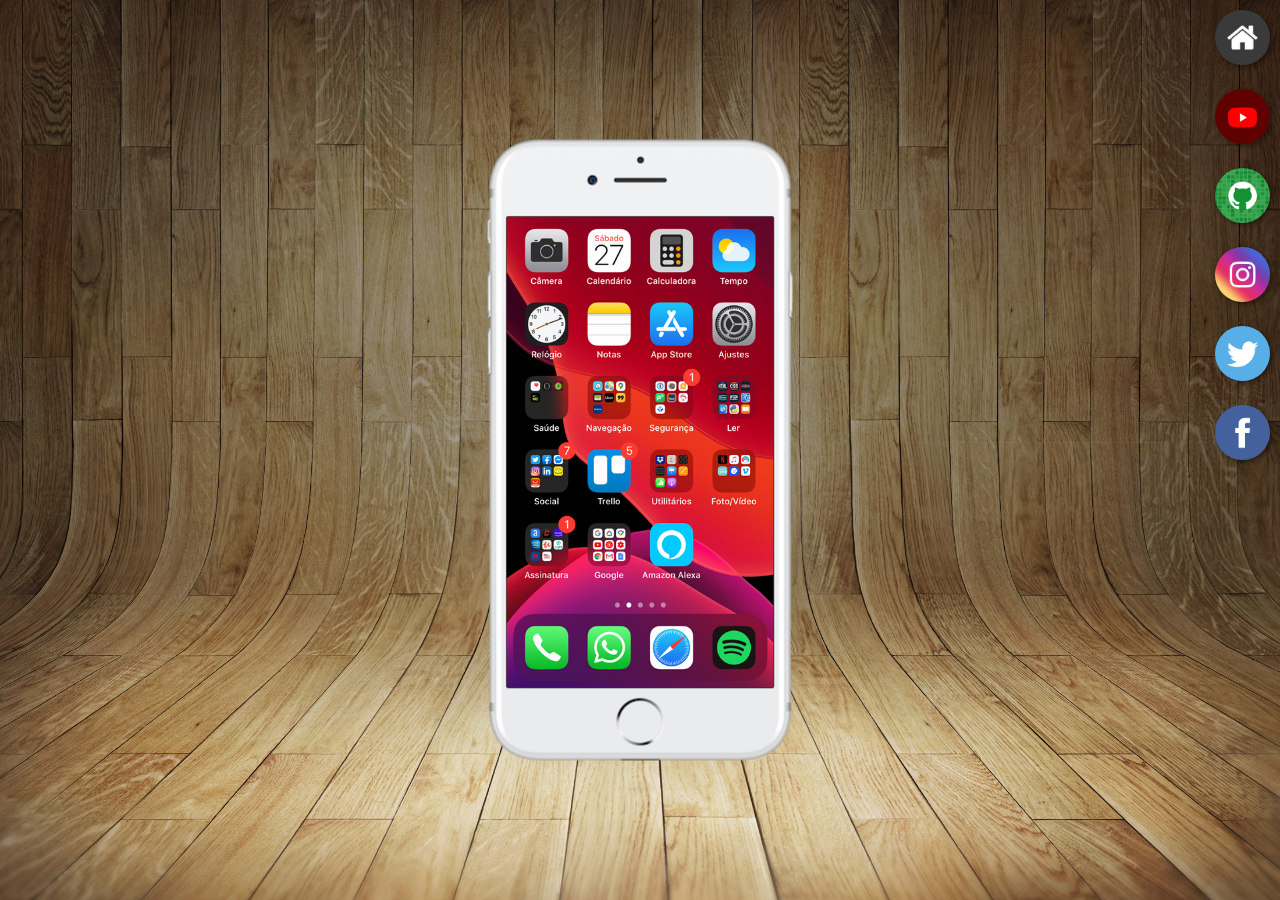
<file: index.html>
<!DOCTYPE html>
<html lang="pt-br">
<head>
    <meta charset="UTF-8">
    <meta name="viewport" content="width=device-width, initial-scale=1.0">
    <link rel="shortcut icon" href="favicon.ico" type="image/x-icon">
    <link rel="stylesheet" href="estilos/style.css">
    <title>Projeto Redes Sociais</title>
</head>
<body>
    <main>
        <section id="telefone">
            <iframe src="home.html" name="tela" id="tela" frameborder="0"></iframe>
        </section>
        <section id="redes-sociais">
            <a href="home.html" target="tela"><img src="imagens/logo-home.jpg" alt="Home"></a><br>
            <a href="youtube.html" target="tela"><img src="imagens/logo-youtube.jpg" alt="Youtube"></a><br>
            <a href="github.html" target="tela"><img src="imagens/logo-github.jpg" alt="Github"></a><br>
            <a href="intagram.html" target="tela"><img src="imagens/logo-instagram.jpg" alt="Instagram"></a><br>
            <a href="twitter.html" target="tela"><img src="imagens/logo-twitter.jpg" alt="Twitter"></a><br>
            <a href="facebook.html" target="tela"><img src="imagens/logo-facebook.jpg" alt="Facebook"></a>
        </section>
    </main>
</body>
</html>
</file>
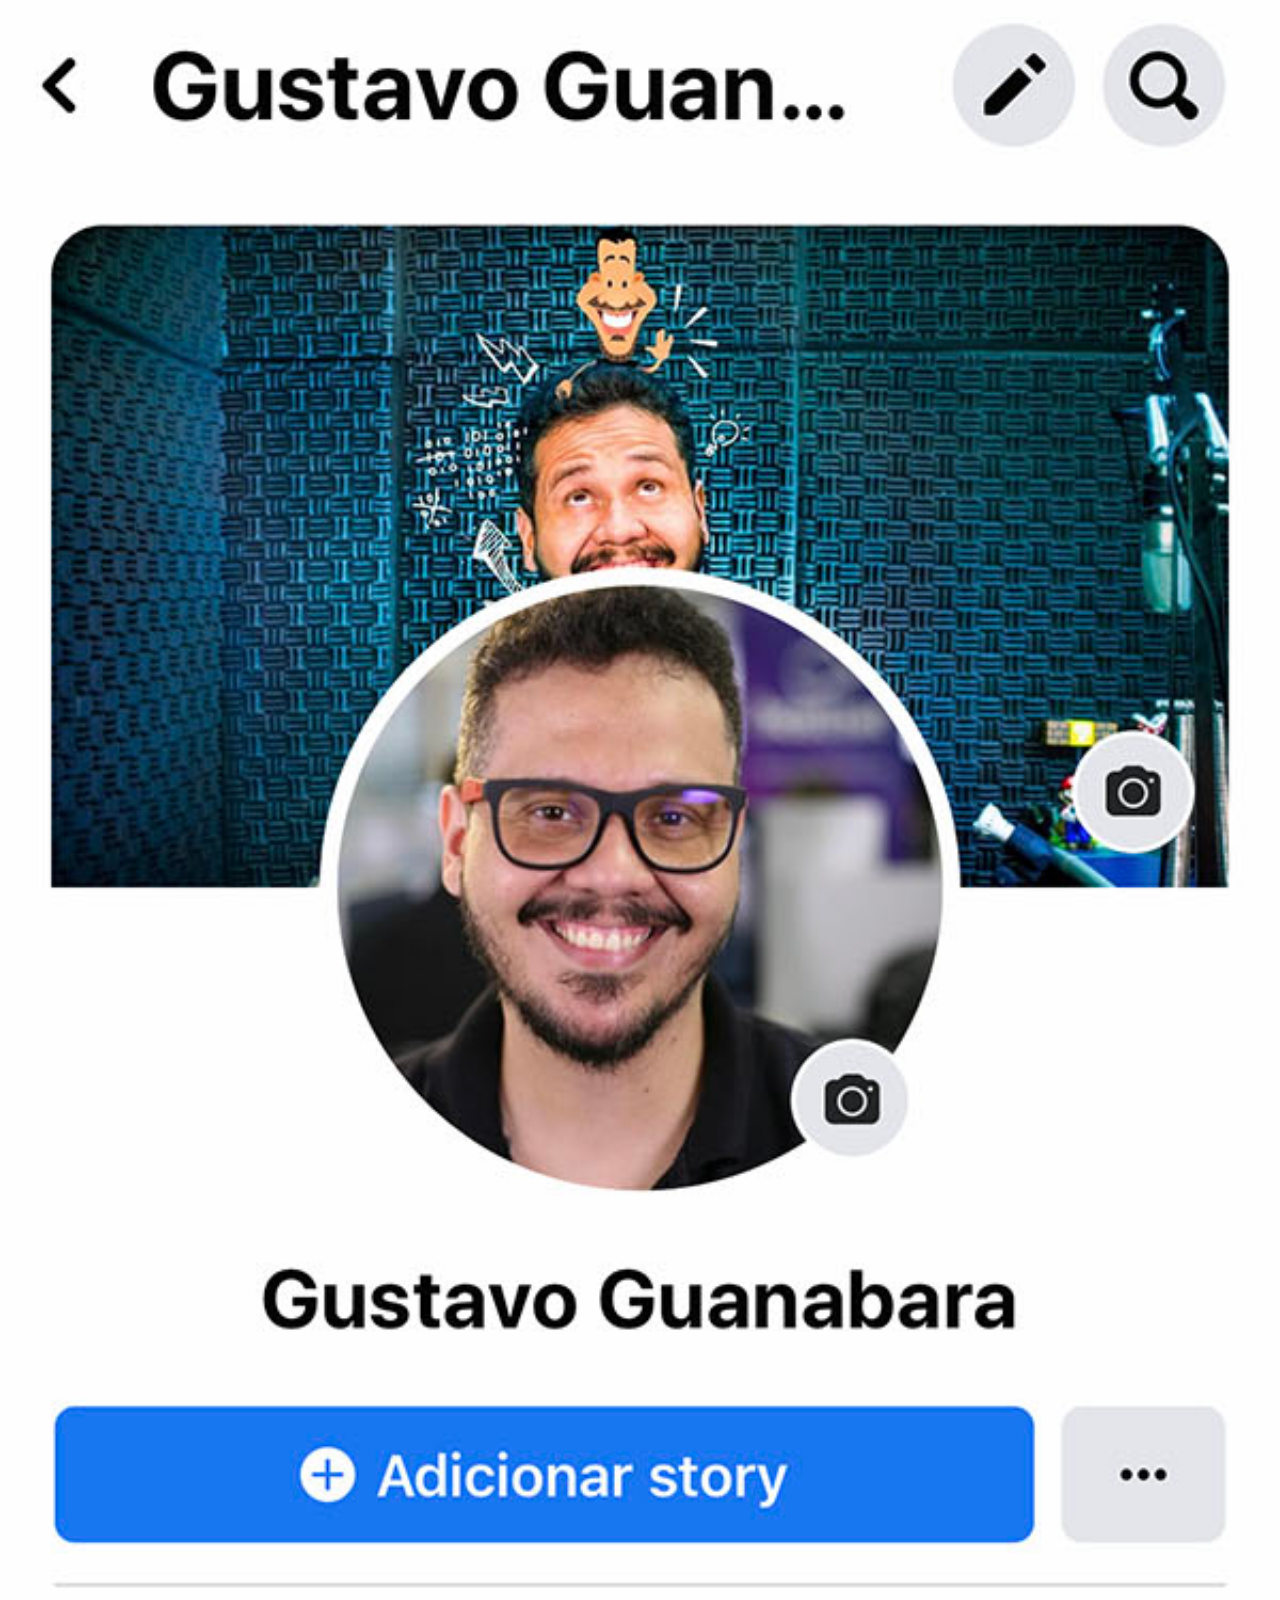
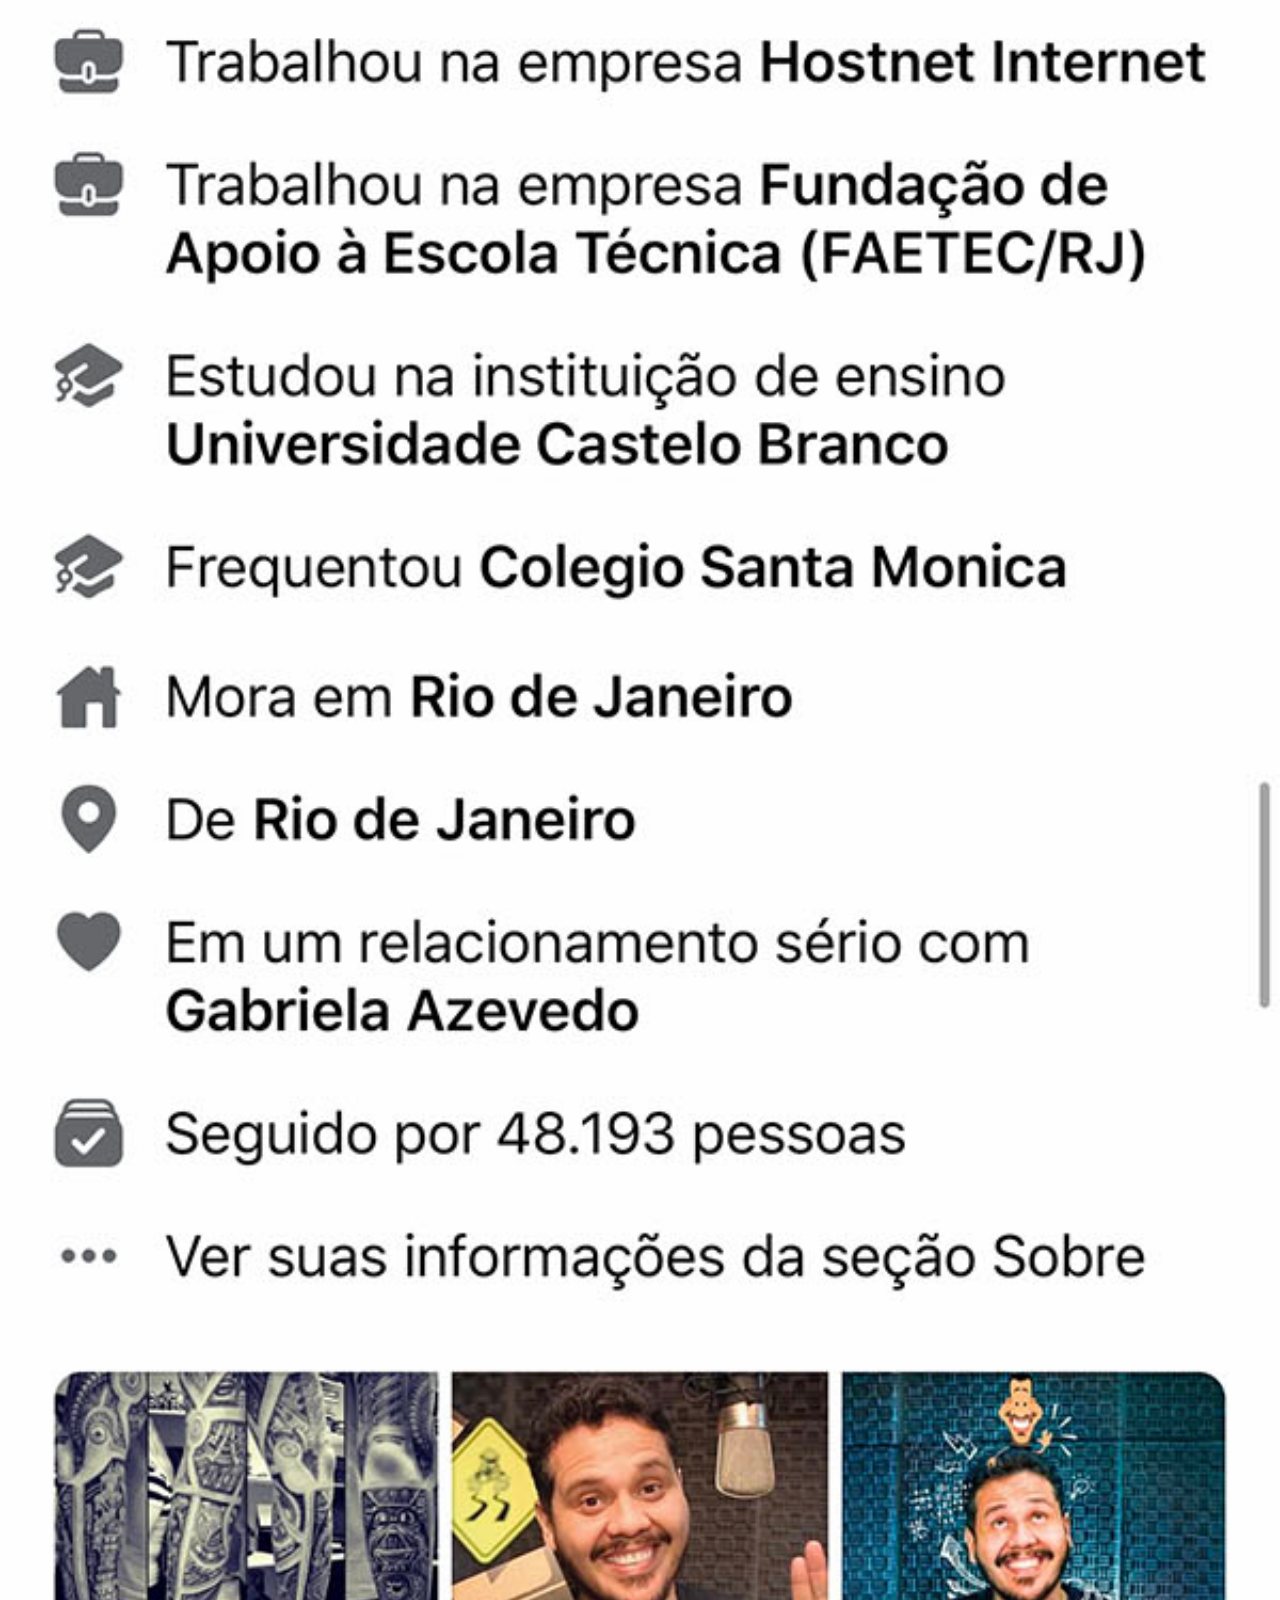
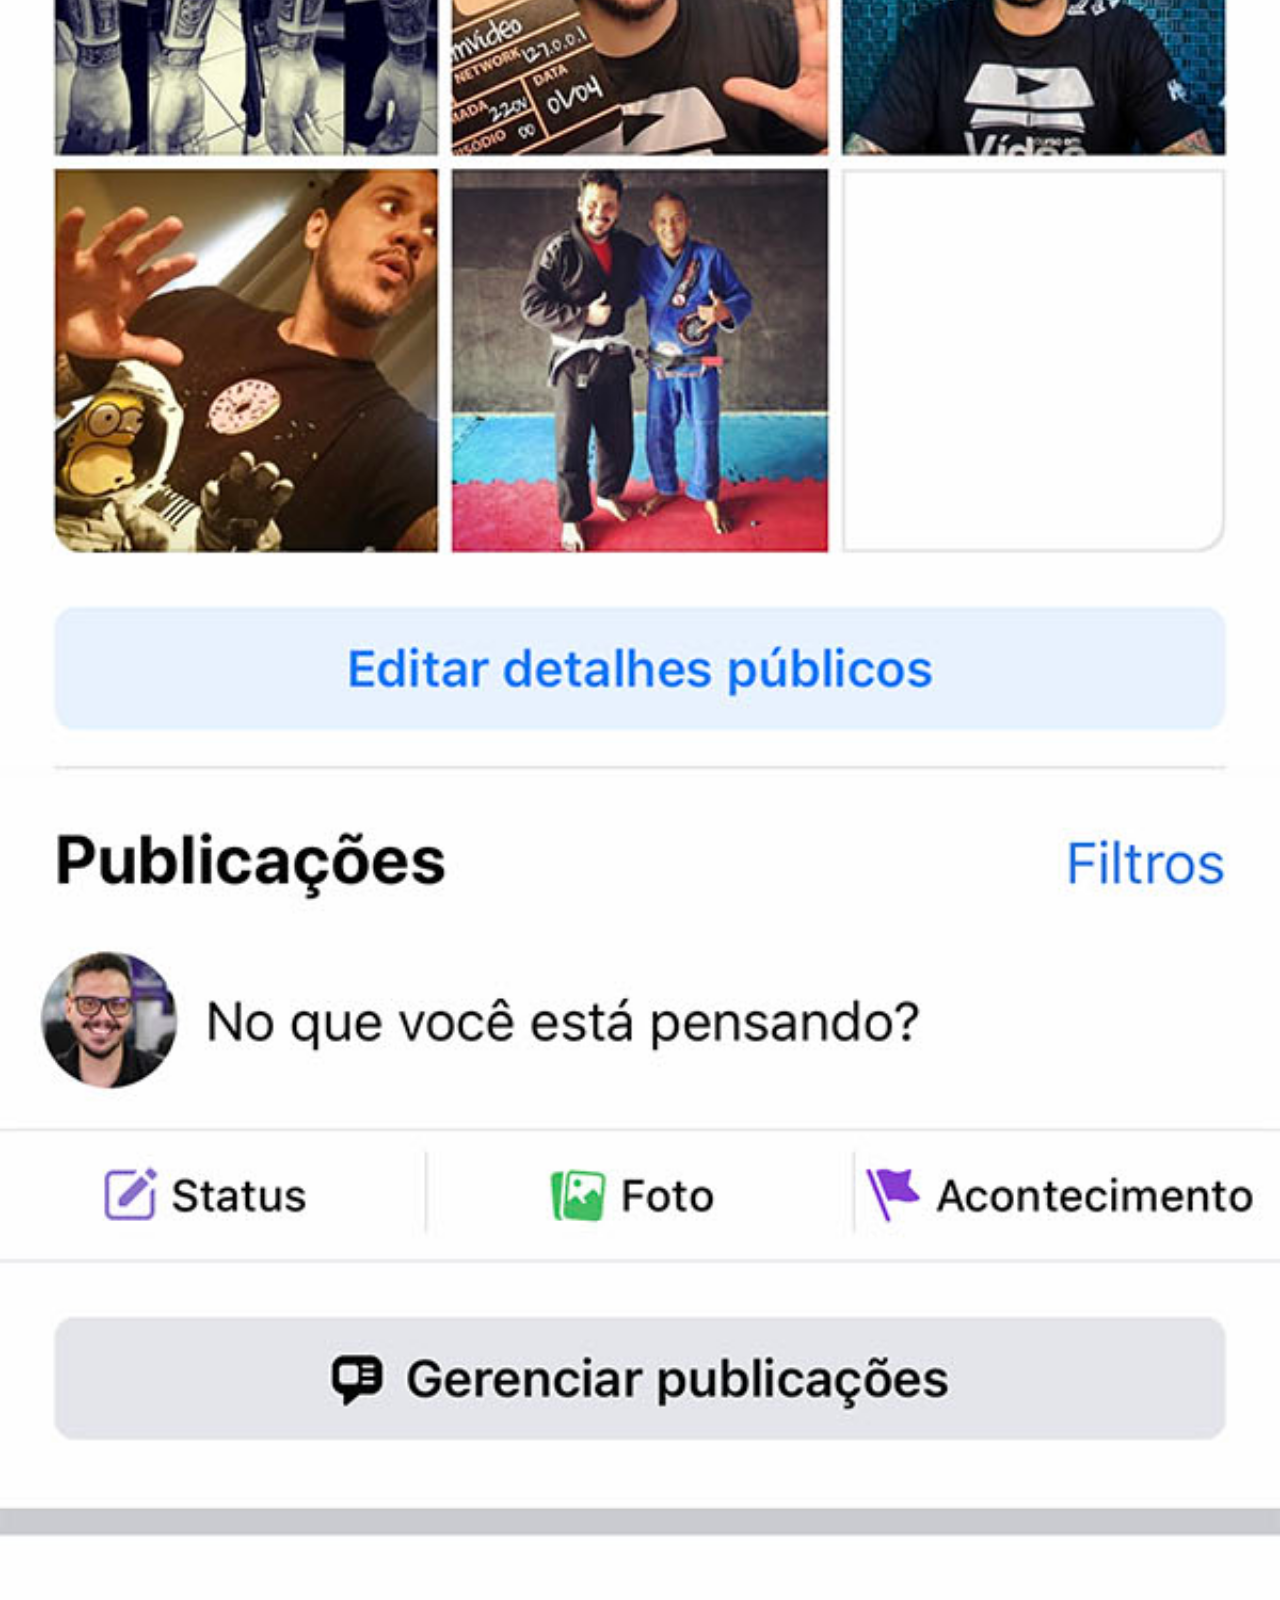
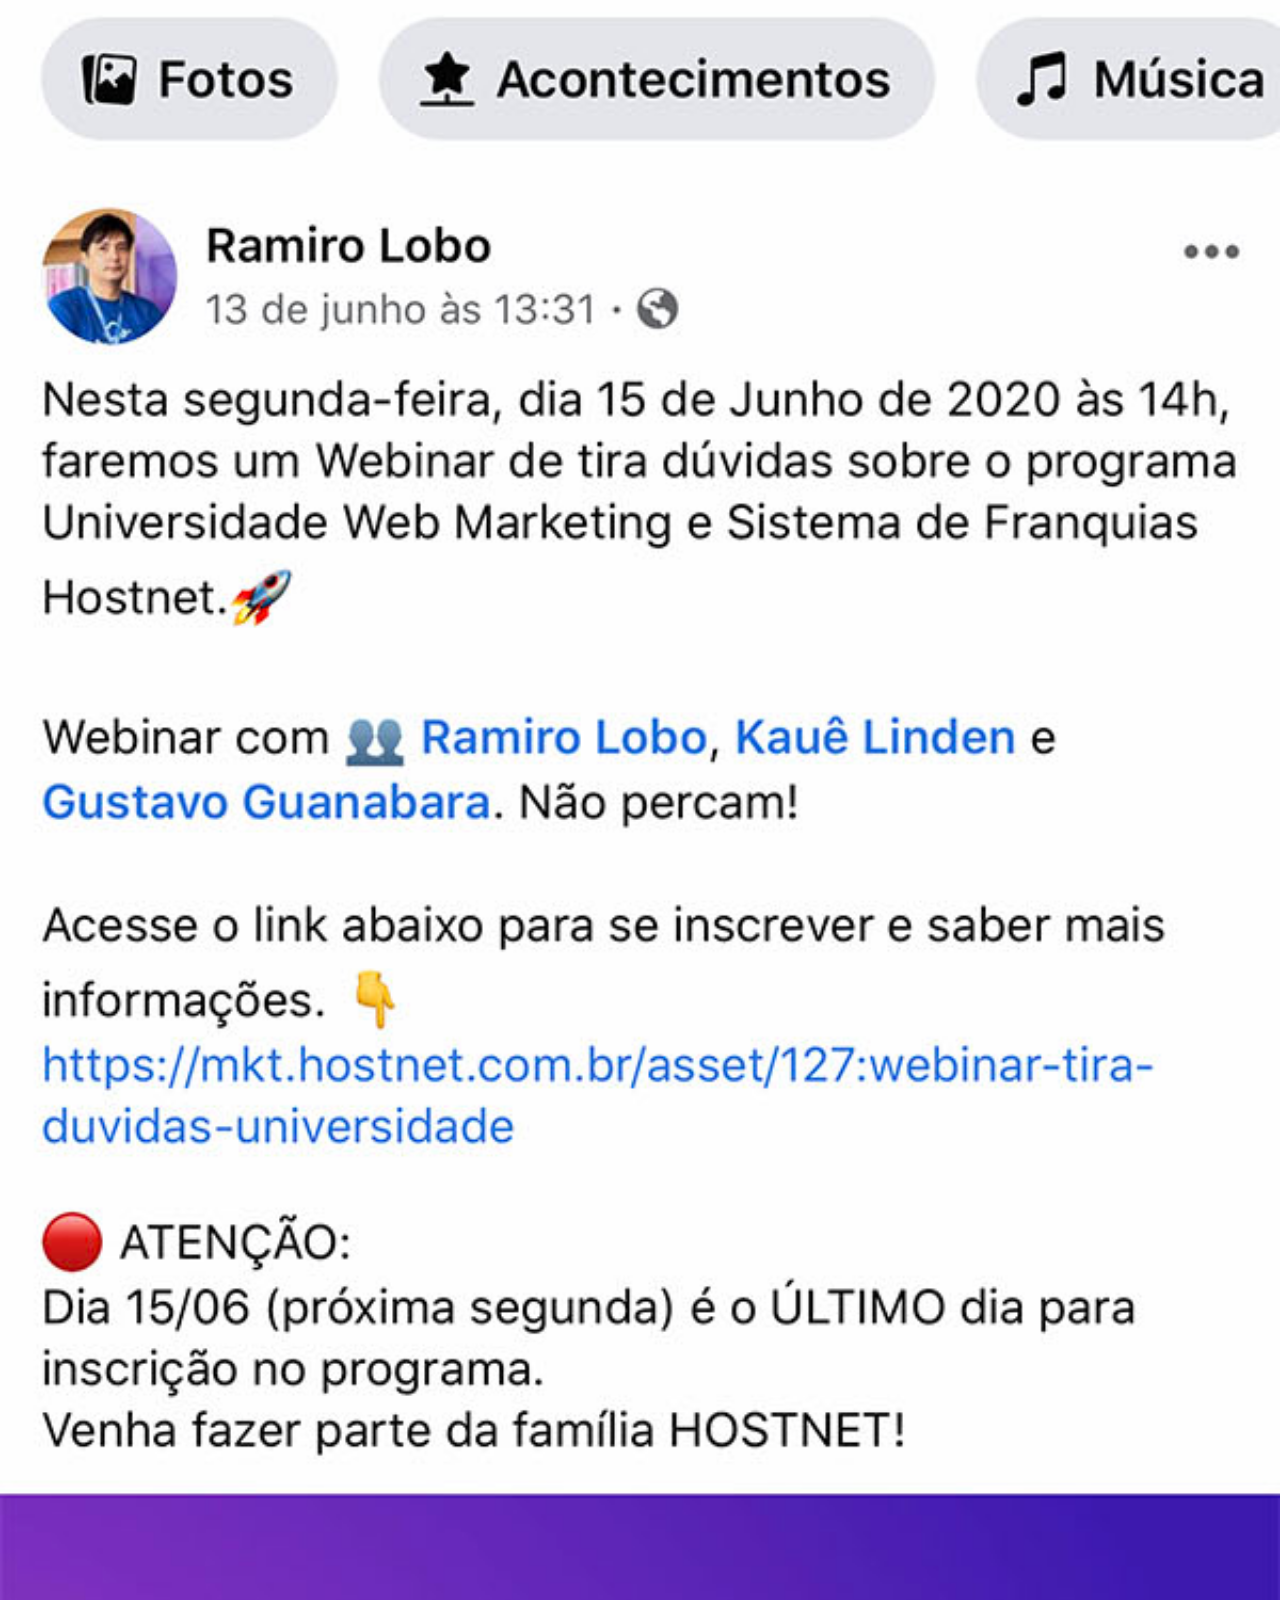
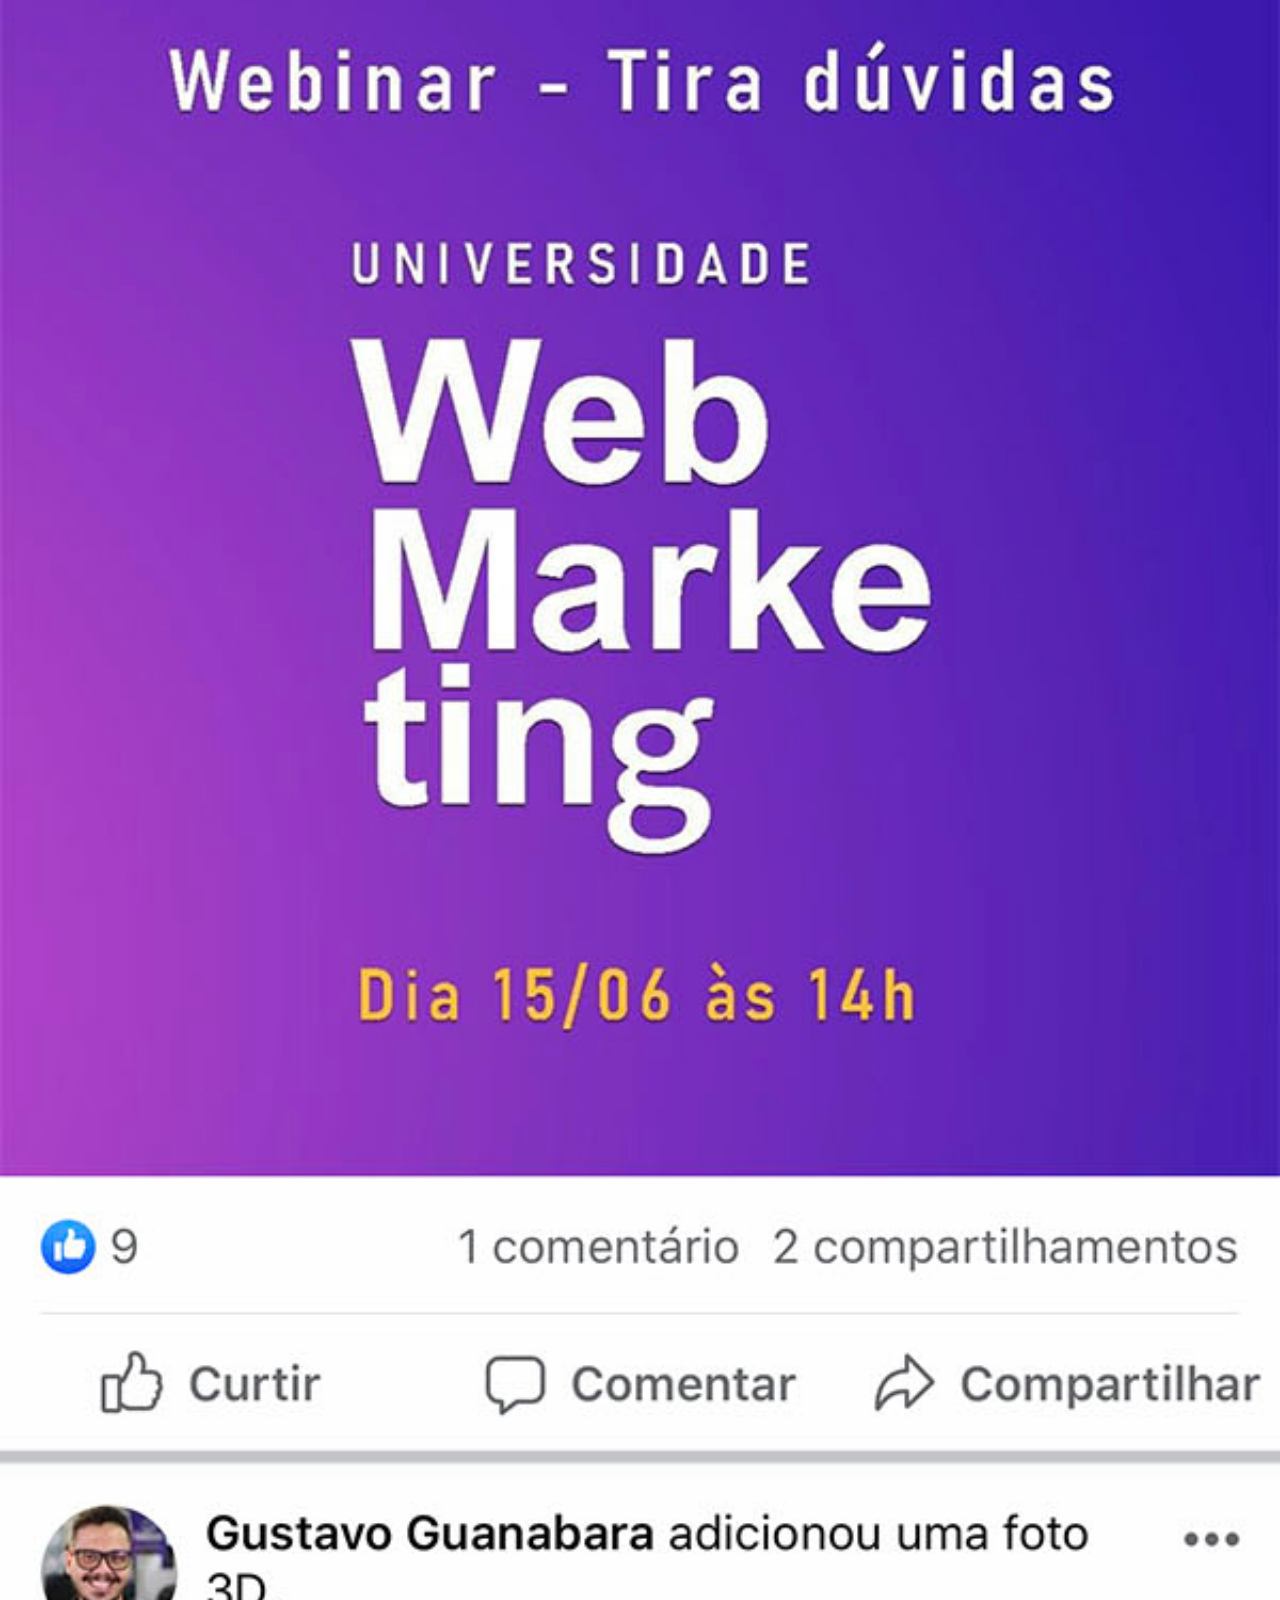
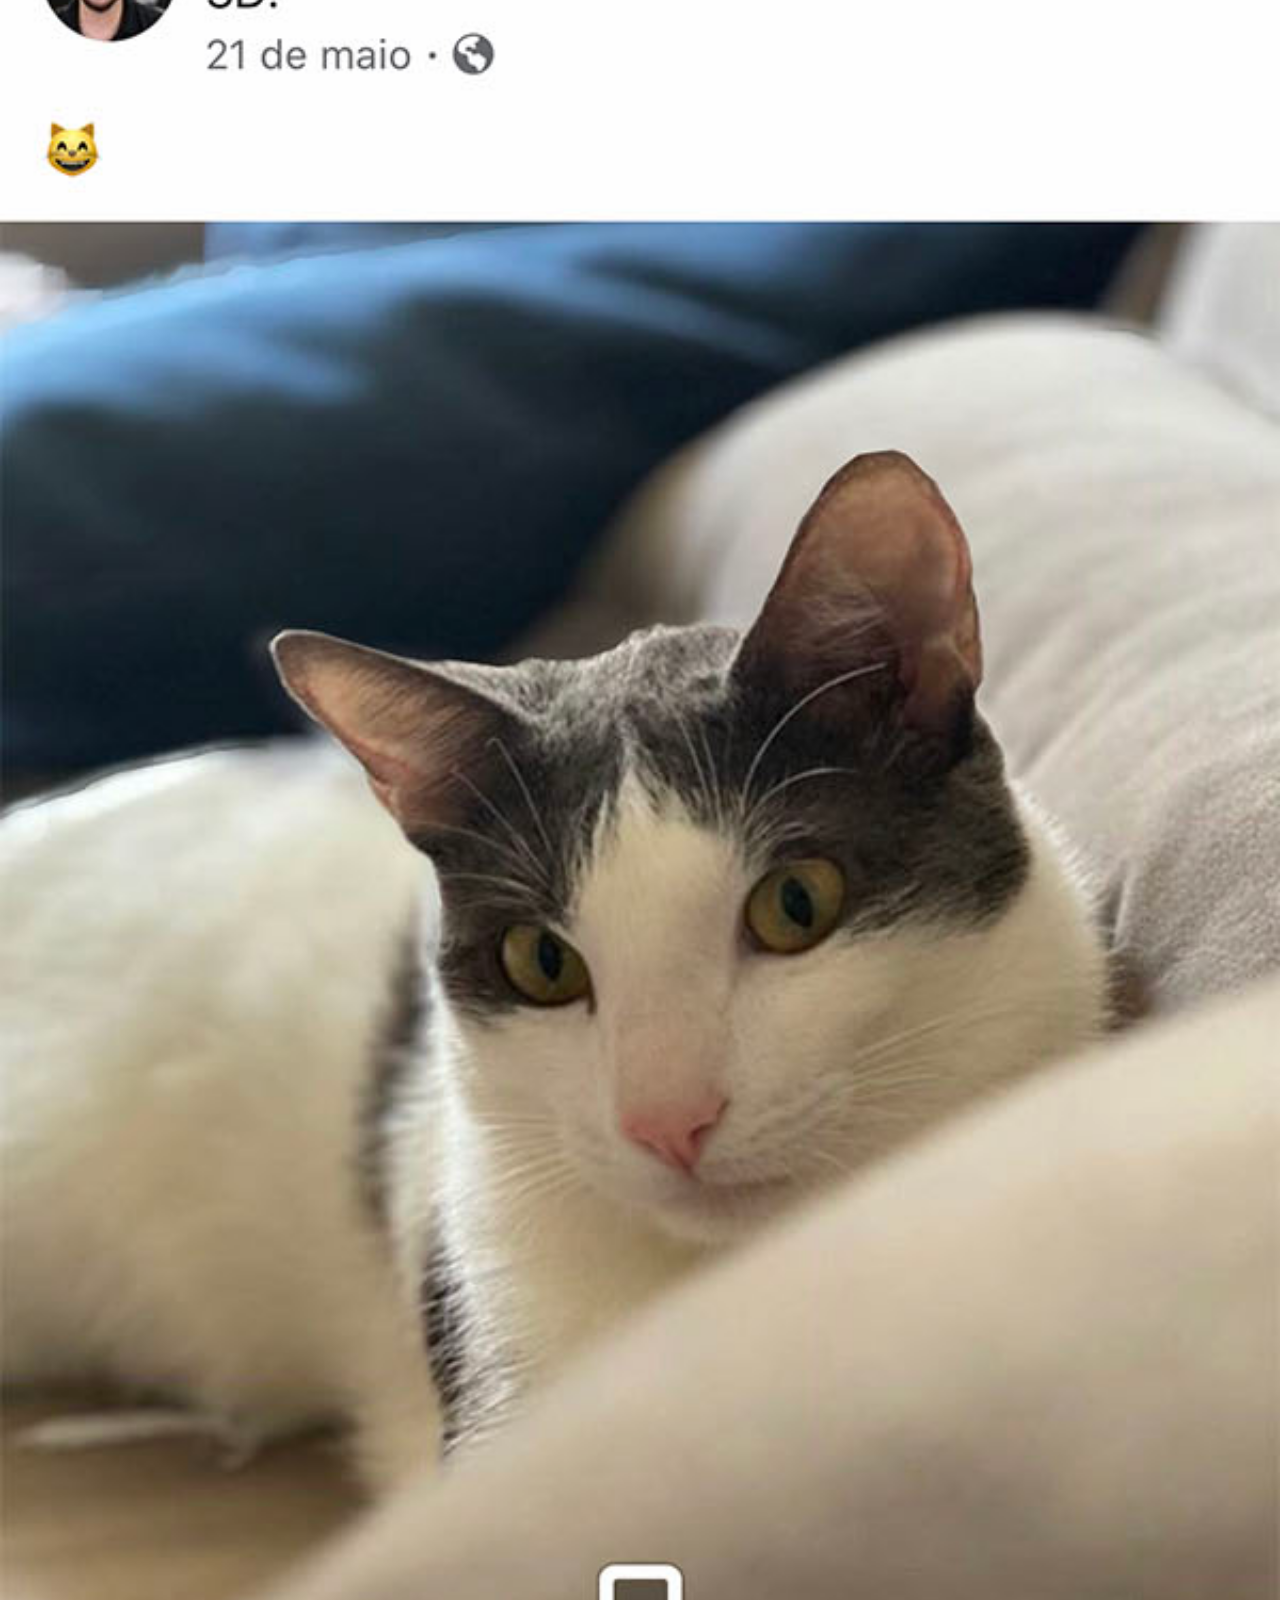
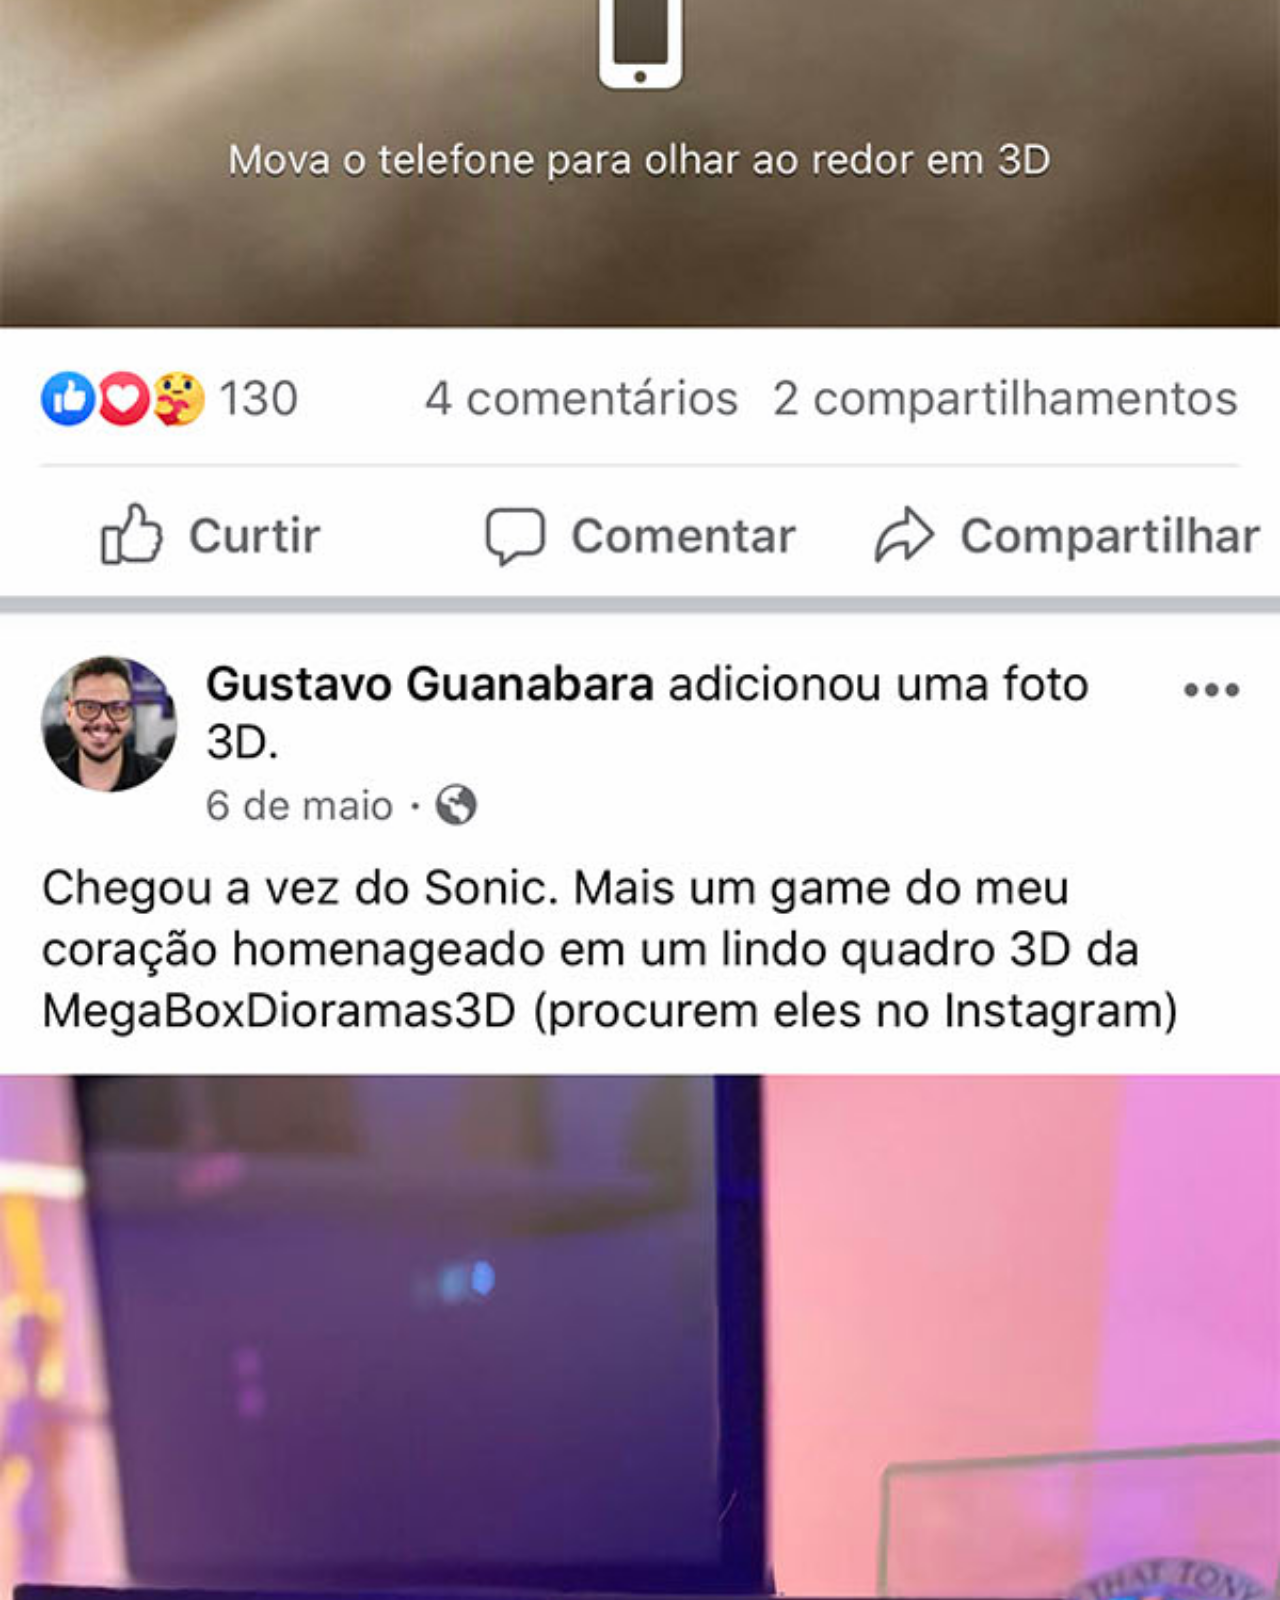
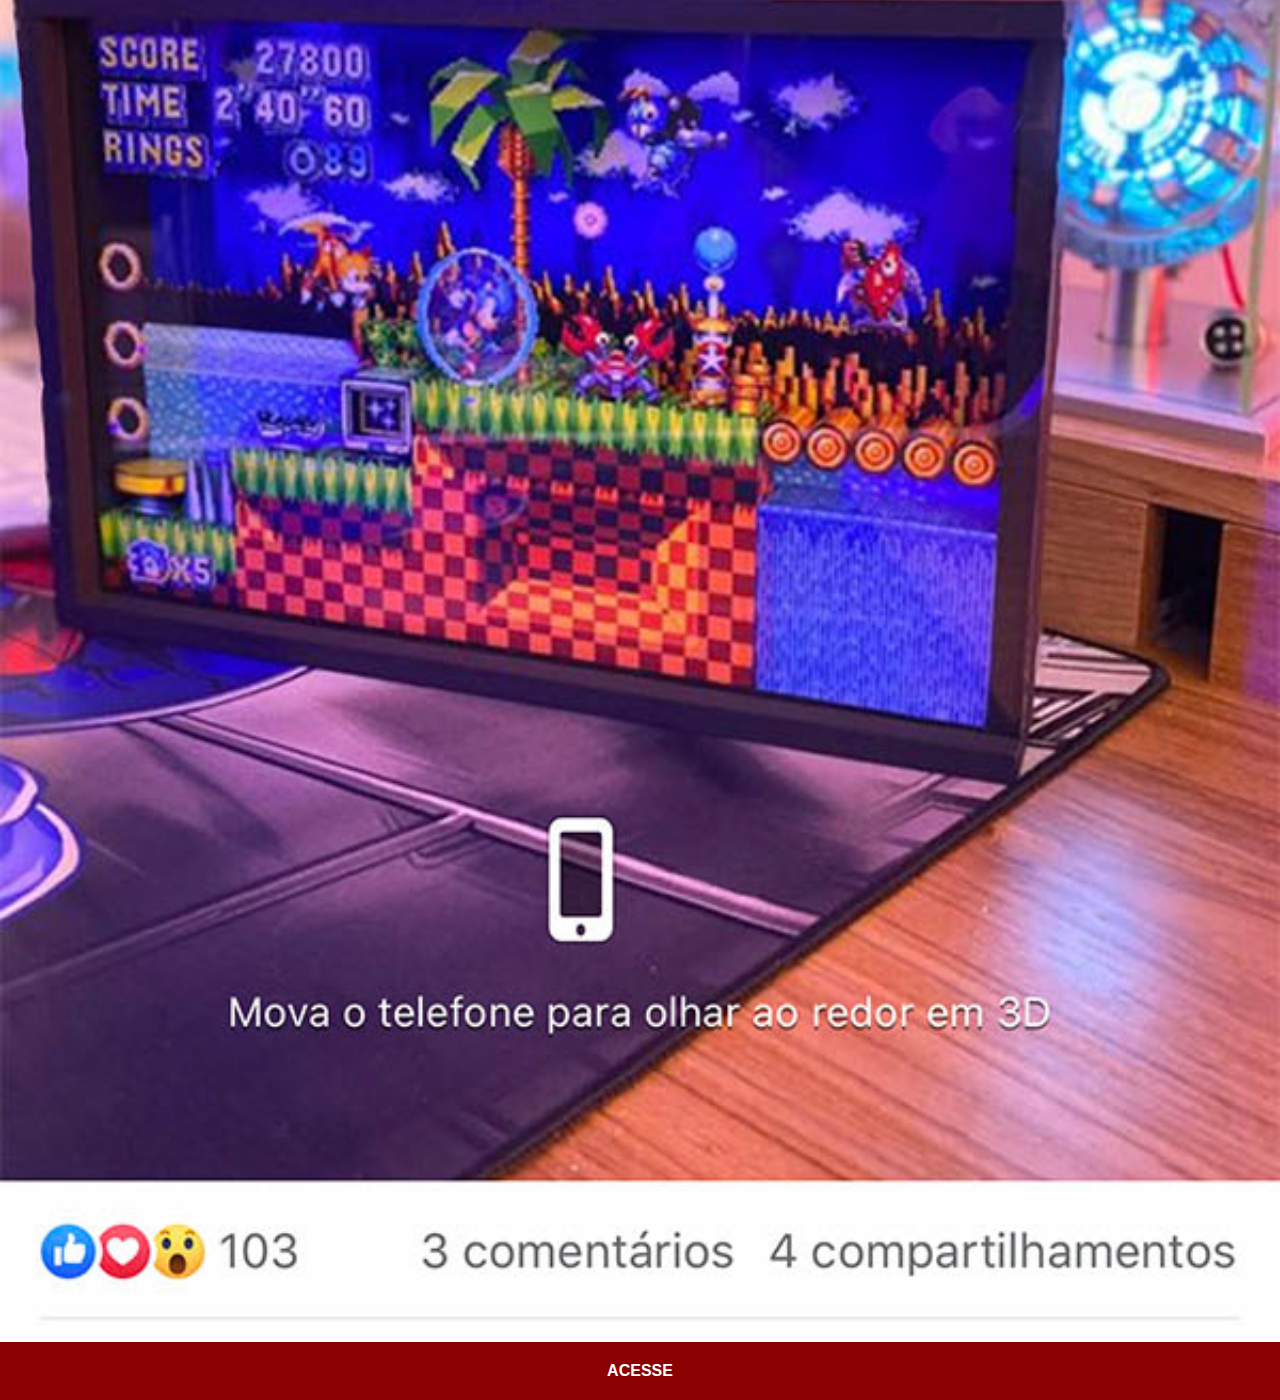
<file: facebook.html>
<!DOCTYPE html>
<html lang="pt-br">
<head>
    <meta charset="UTF-8">
    <meta name="viewport" content="width=device-width, initial-scale=1.0">
    <link rel="stylesheet" href="estilos/social.css">
    <title>Facebook</title>
</head>
<body>
    <img src="imagens/tela-facebook.jpg" alt="Facebook">
    <a href="www.facebook.com/gustavoguanabara" target="_blank">ACESSE</a>
</body>
</html>
</file>
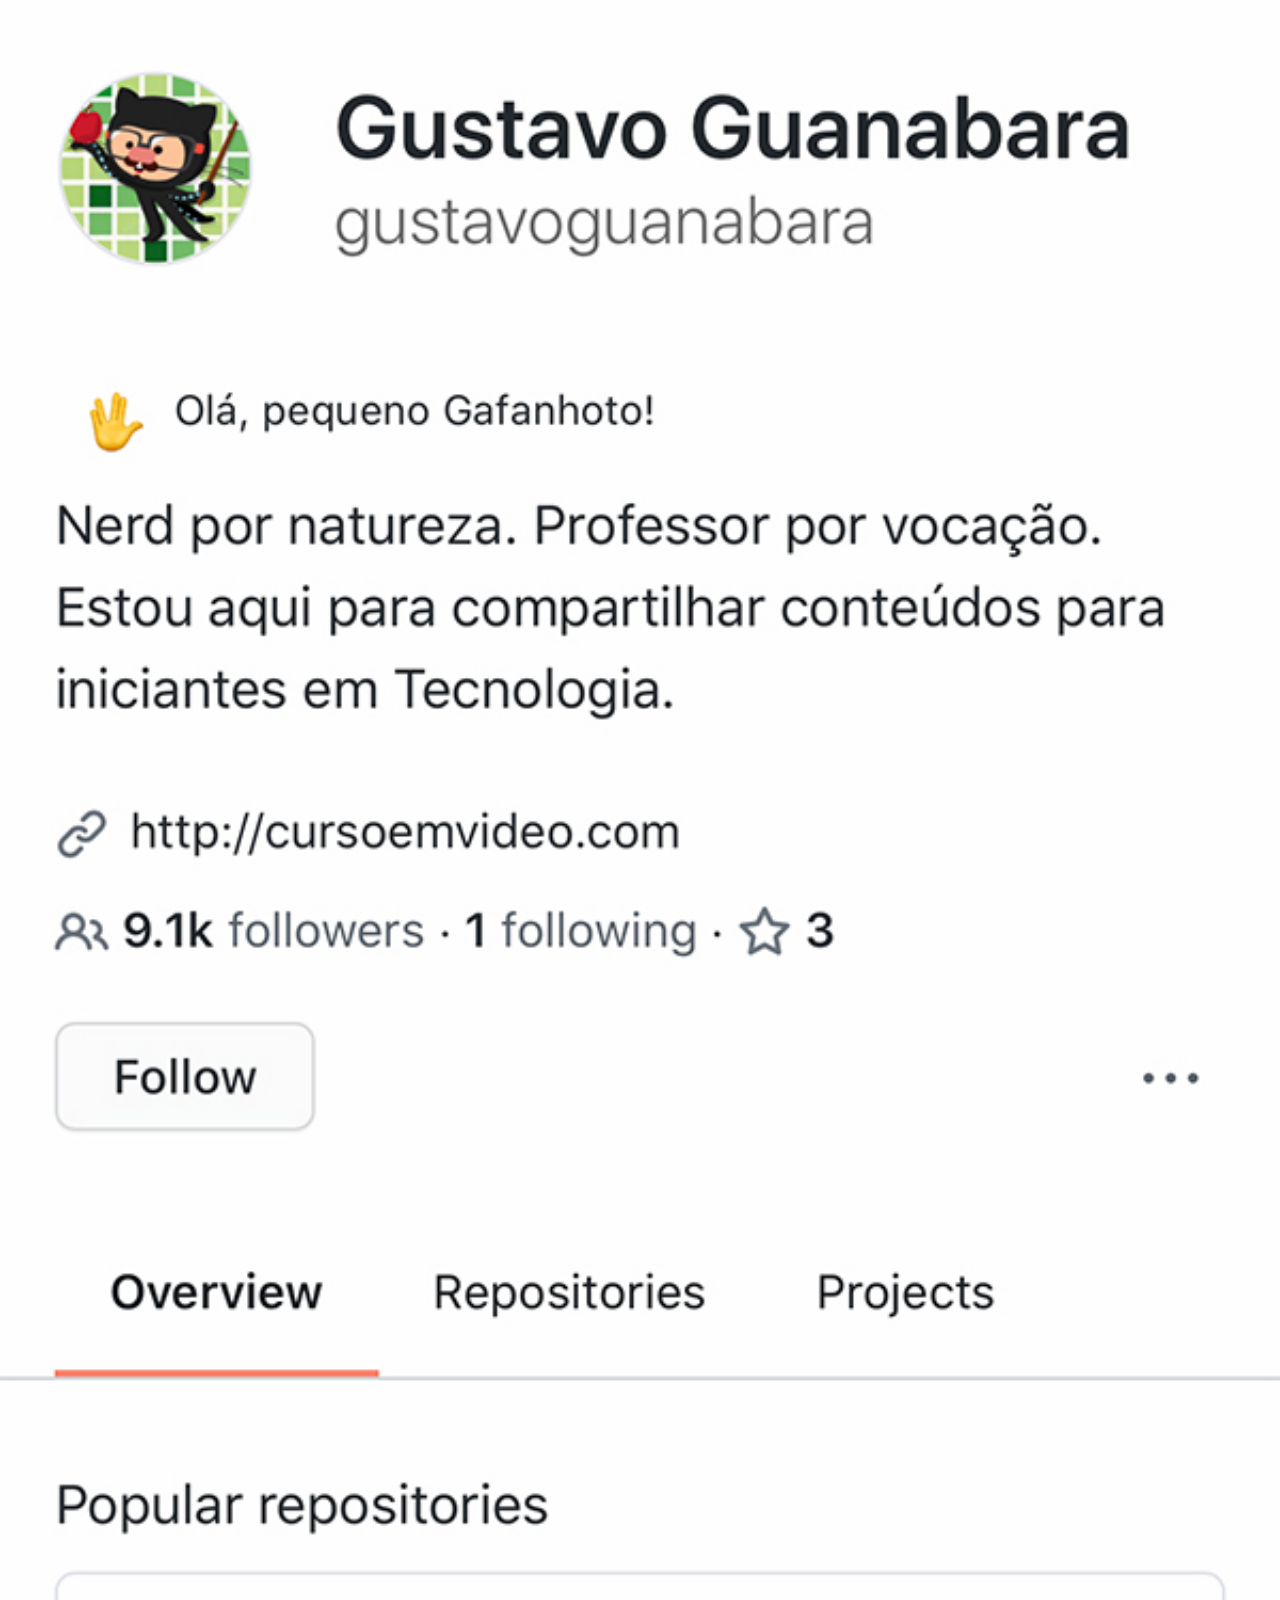
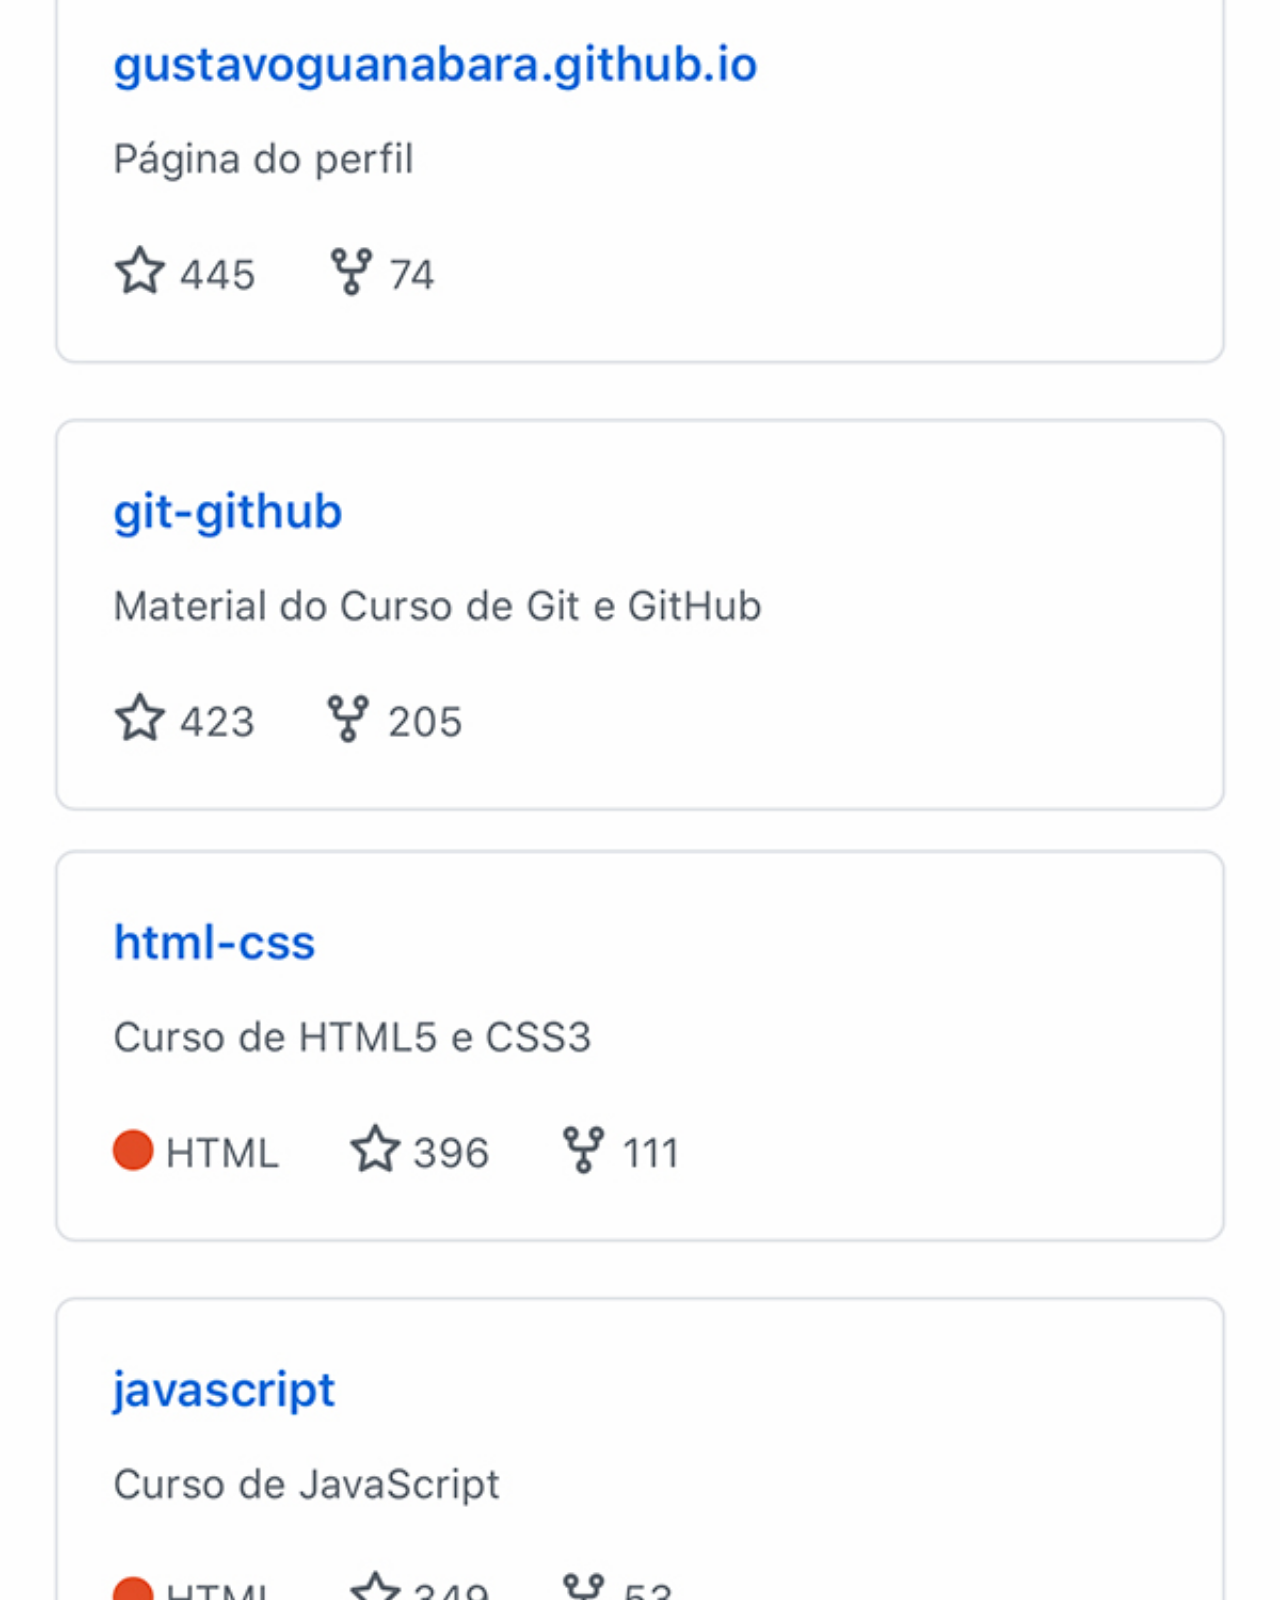
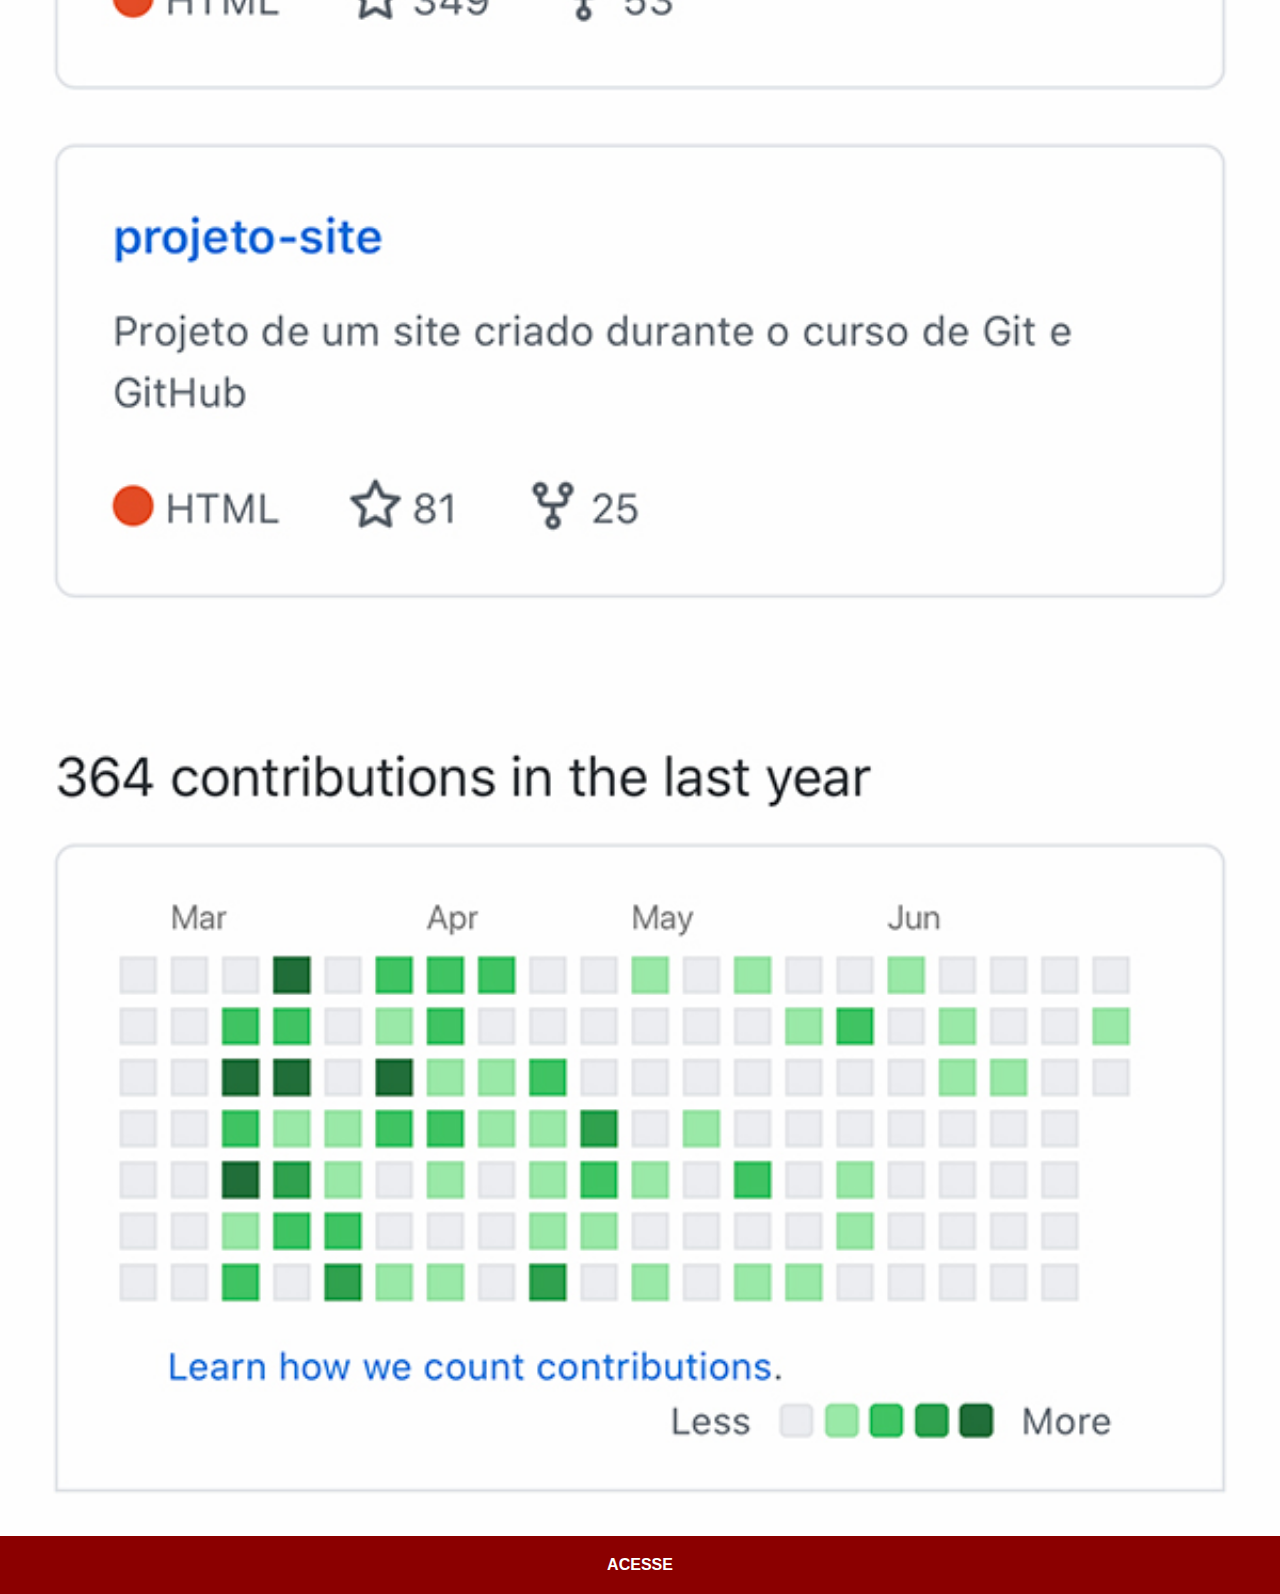
<file: github.html>
<!DOCTYPE html>
<html lang="pt-br">
<head>
    <meta charset="UTF-8">
    <meta name="viewport" content="width=device-width, initial-scale=1.0">
    <title>Github</title>
    <link rel="stylesheet" href="estilos/social.css">
</head>
<body>
    <img src="imagens/tela-github.jpg" alt="Github">
    <a href="https://github.com/gustavoguanabara" target="_blank">ACESSE</a>
</body>
</html>
</file>
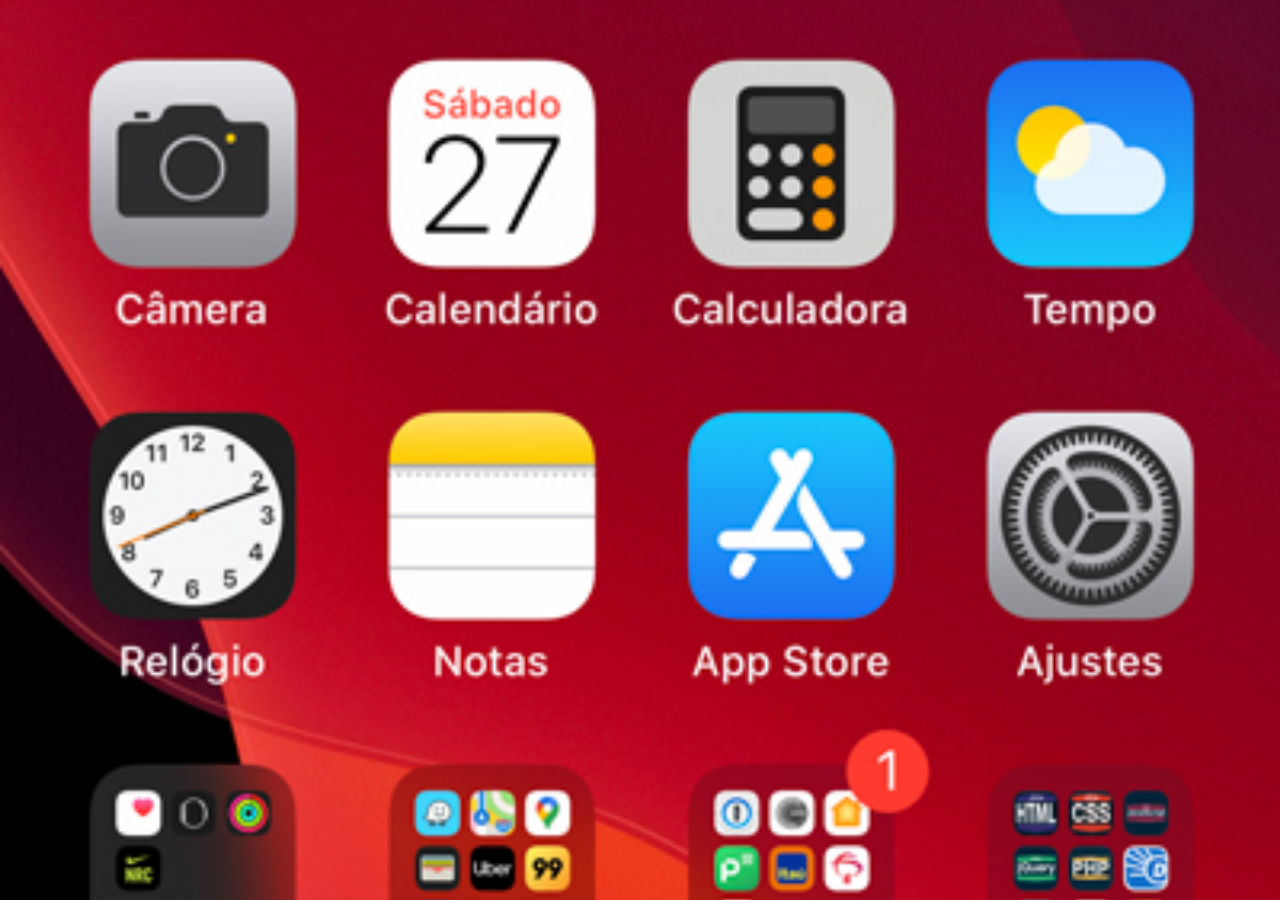
<file: home.html>
<!DOCTYPE html>
<html lang="p">
<head>
    <meta charset="UTF-8">
    <meta name="viewport" content="width=device-width, initial-scale=1.0">
    <title>Home</title>
</head>
<style>
    * {
        margin: 0px;
        padding: 0px;
    }
    body {
        width: 100vw;
        height: 100vh;
        background: black url('imagens/tela-home.jpg') no-repeat top center;
        background-size: cover;
    }
</style>
<body>
    
</body>
</html>
</file>
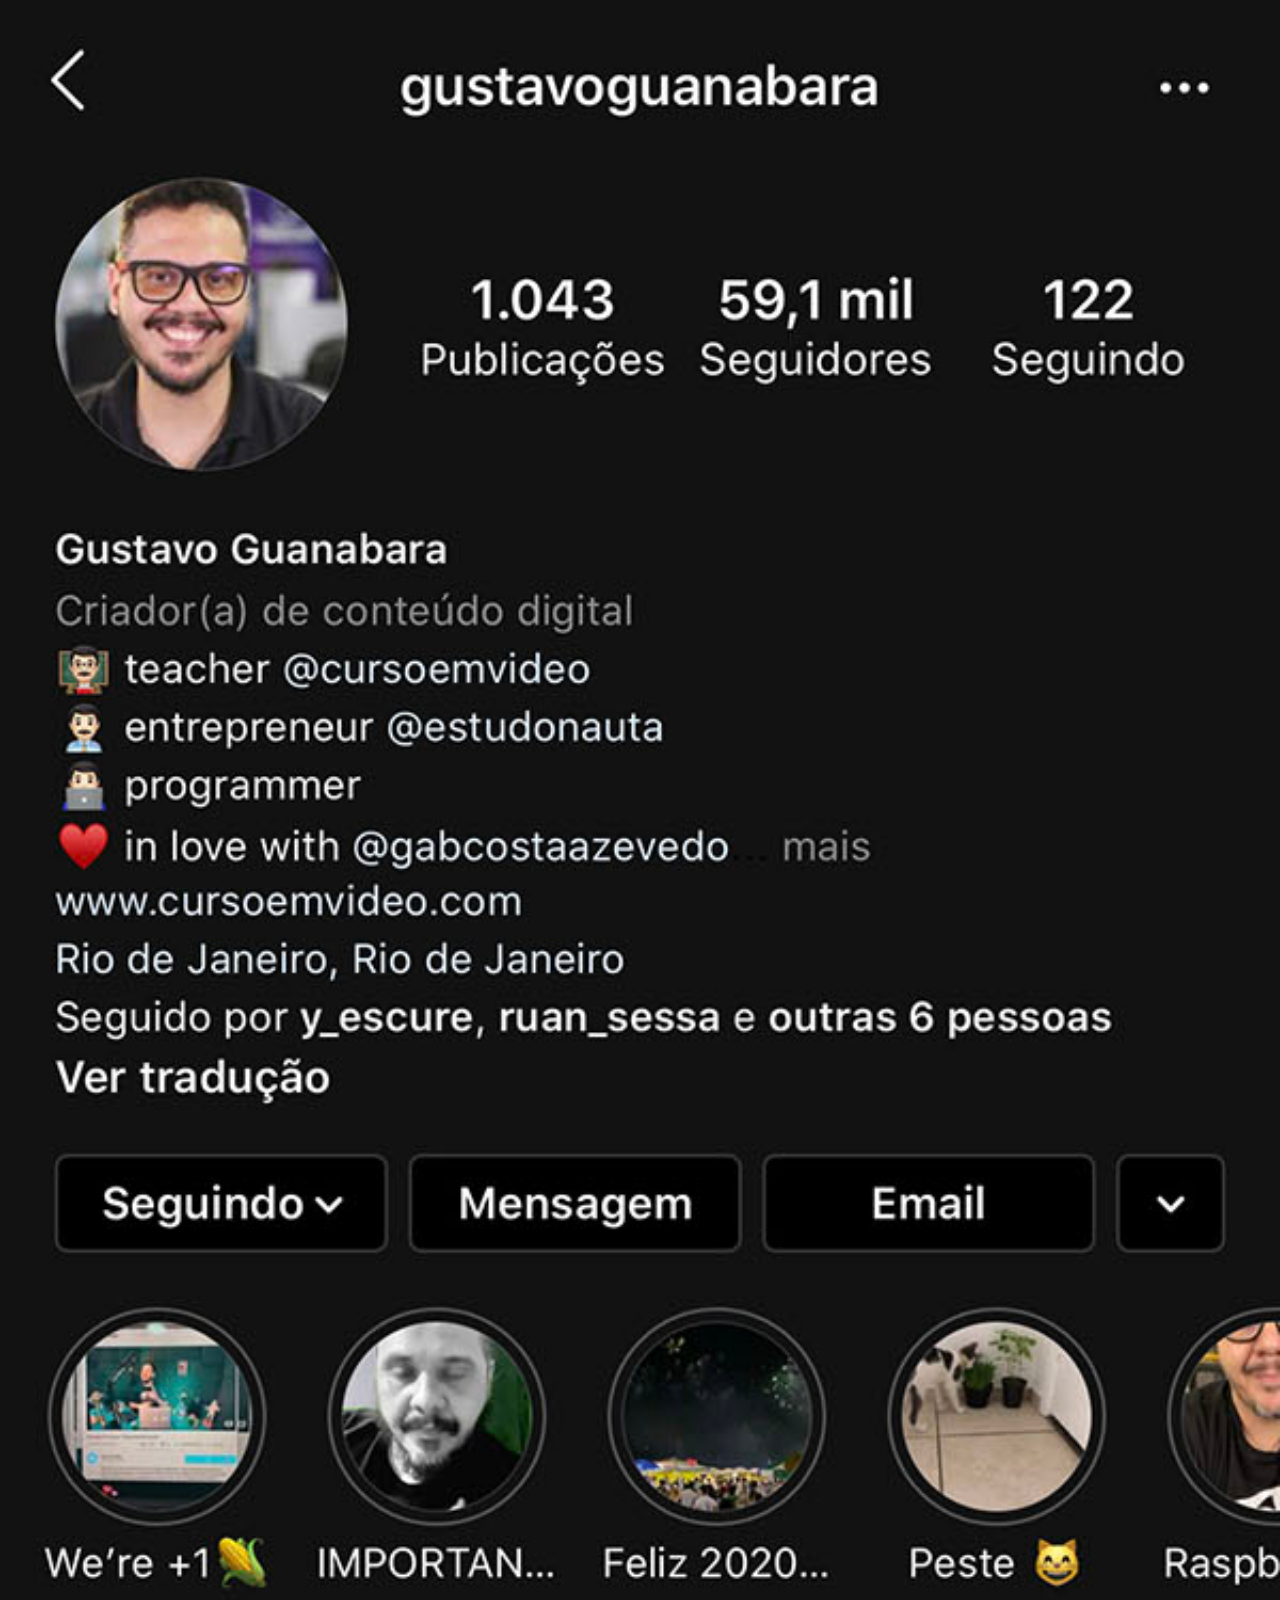
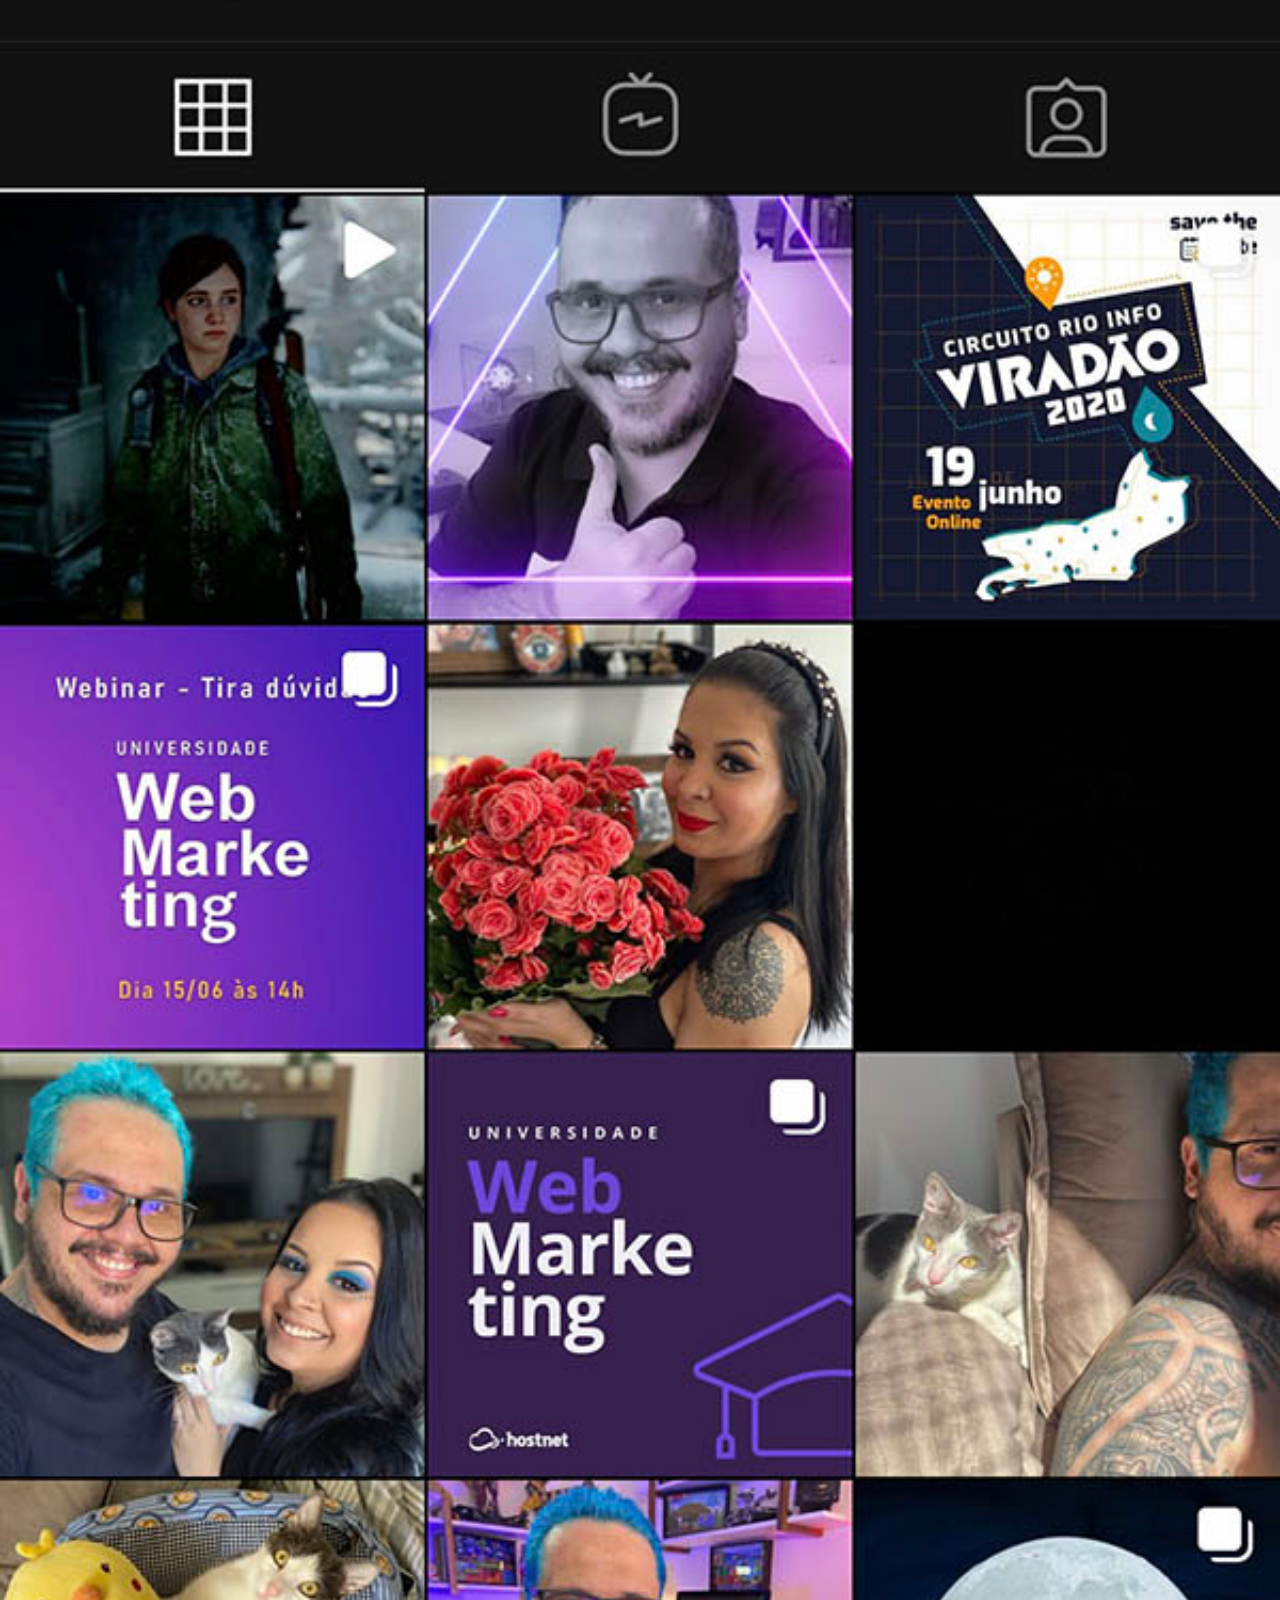
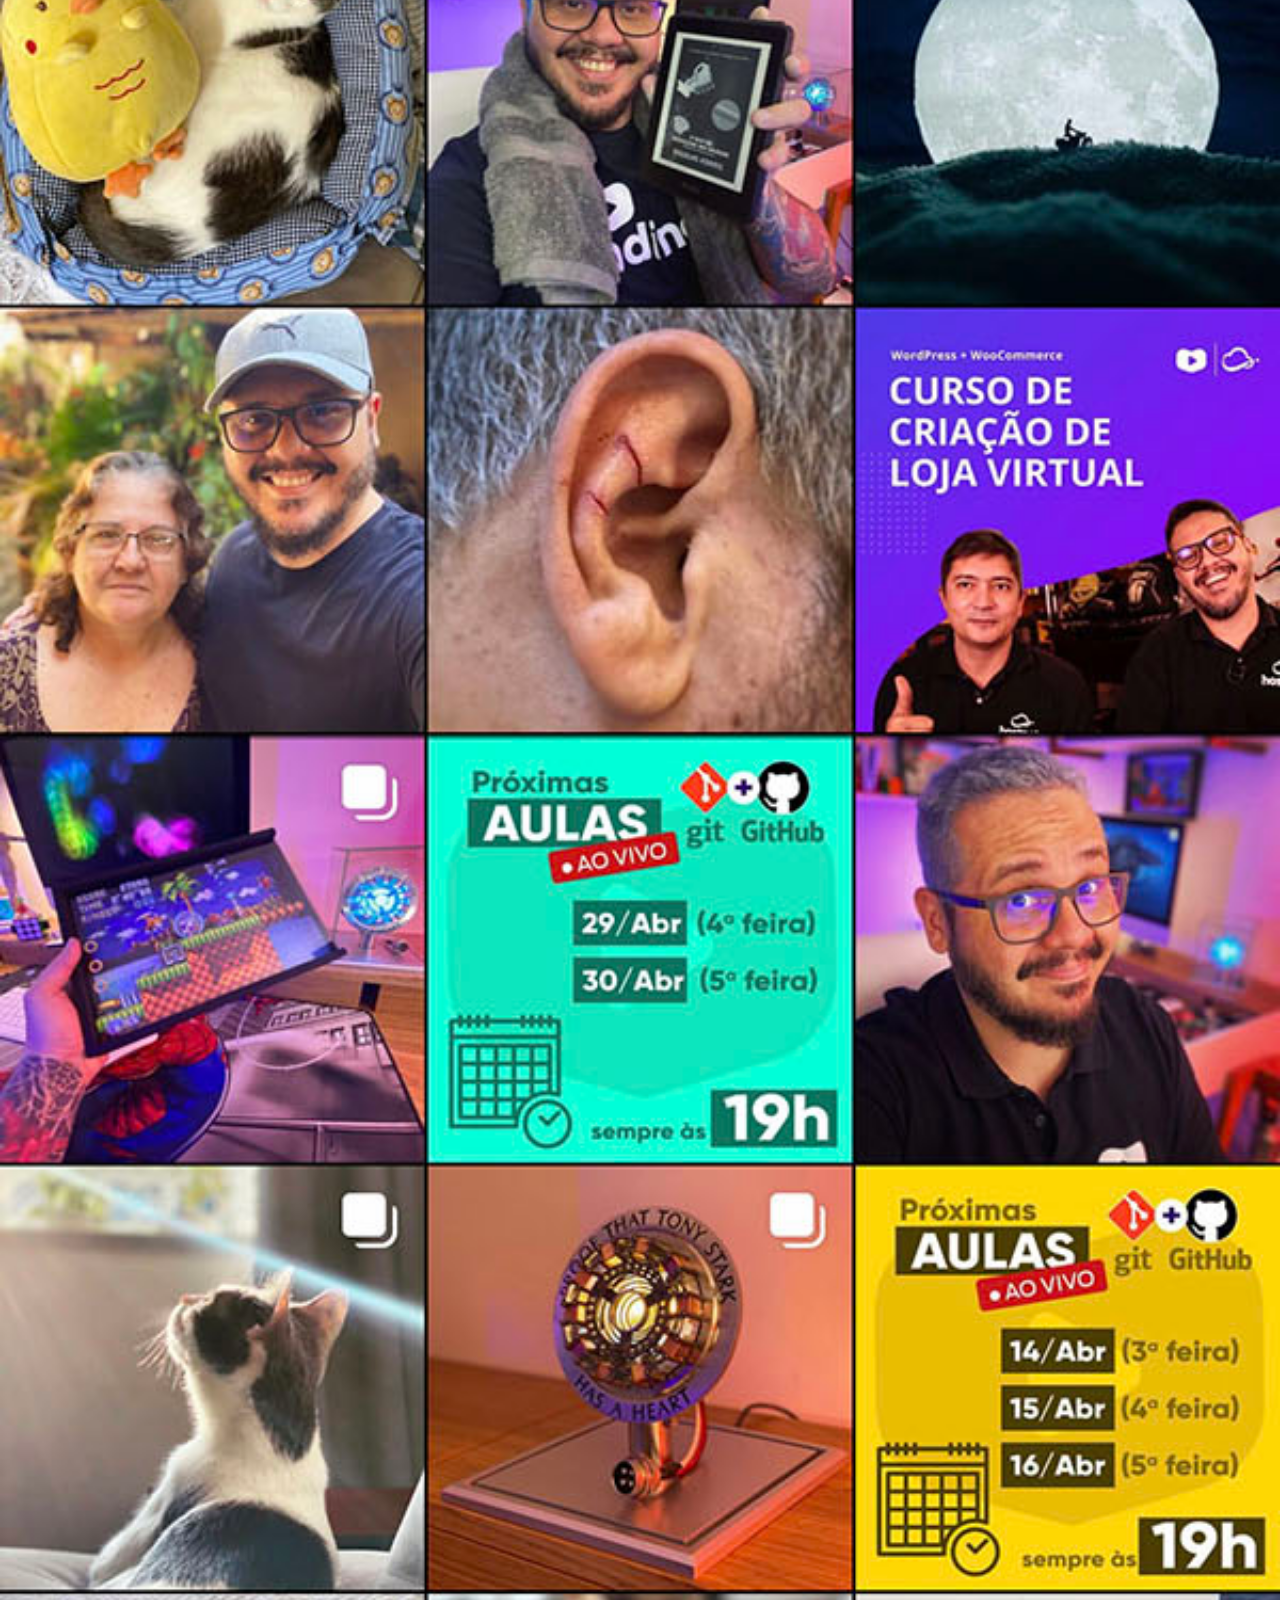
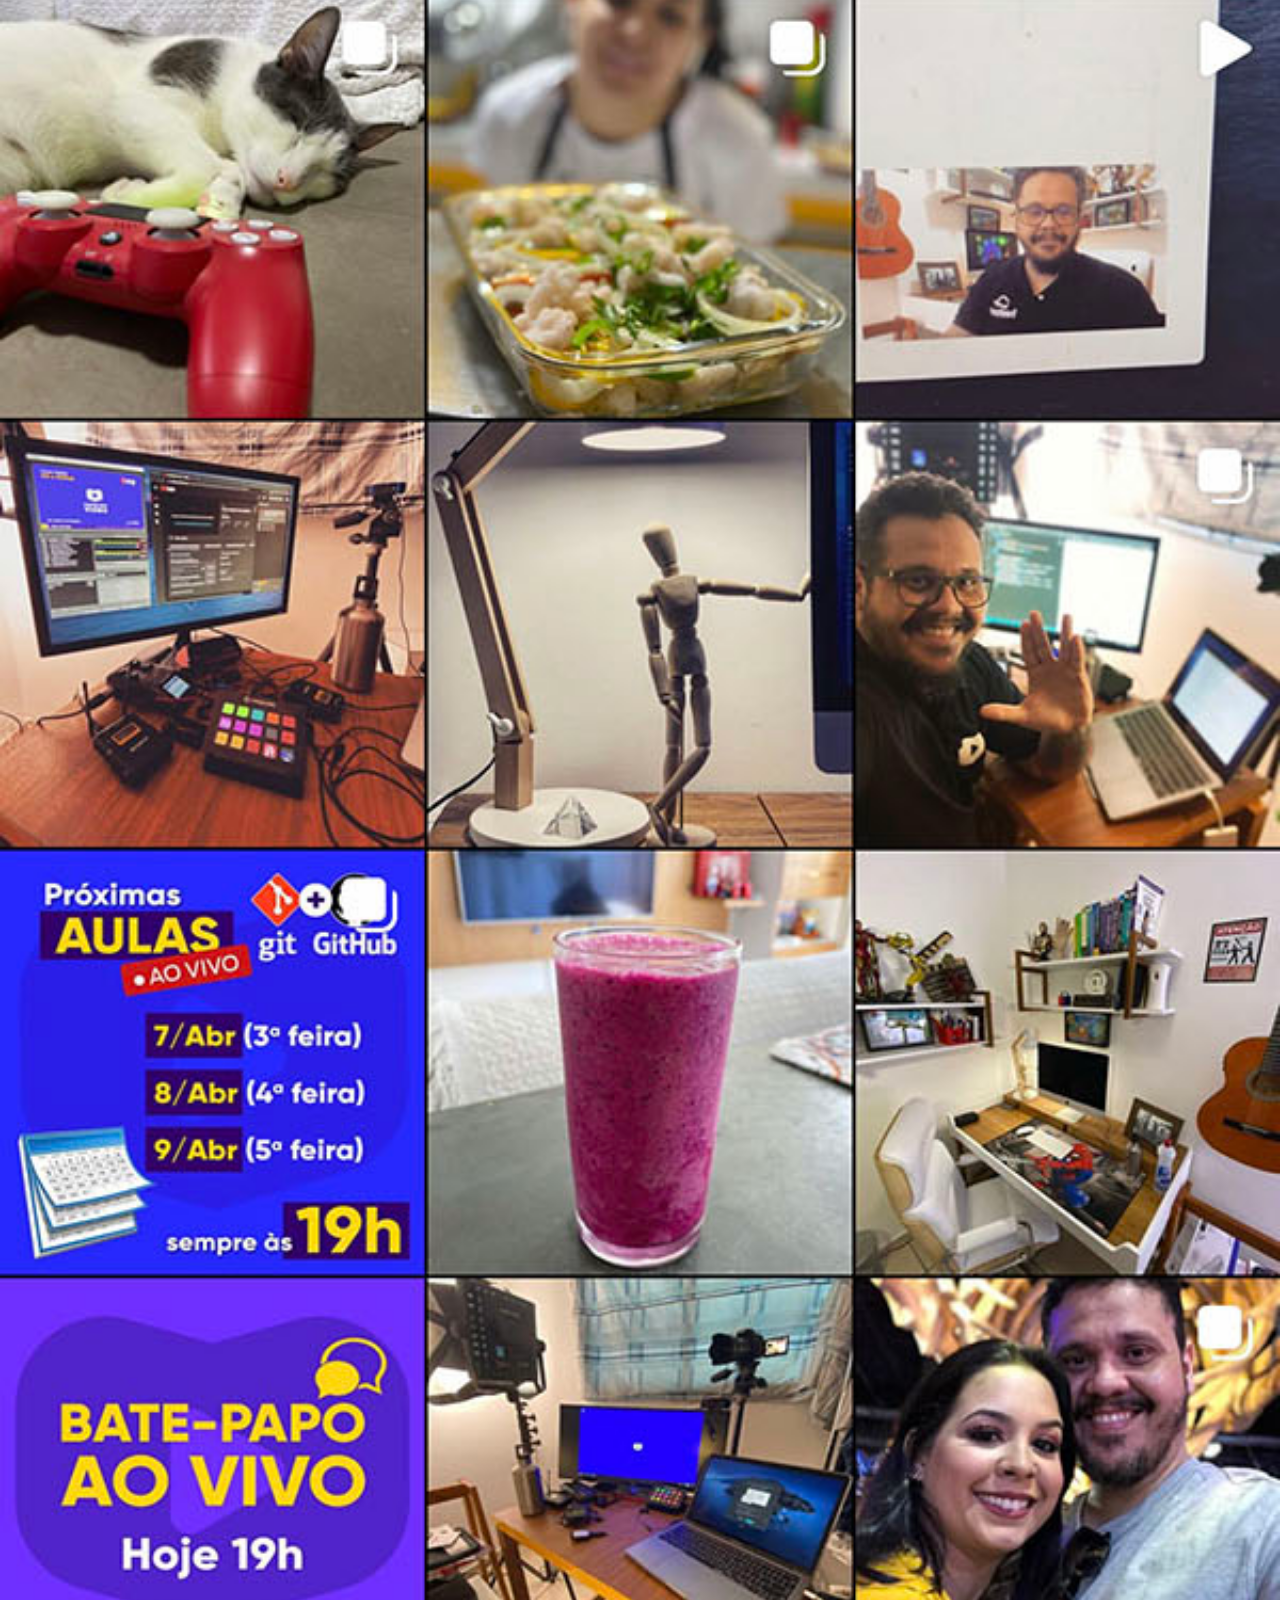
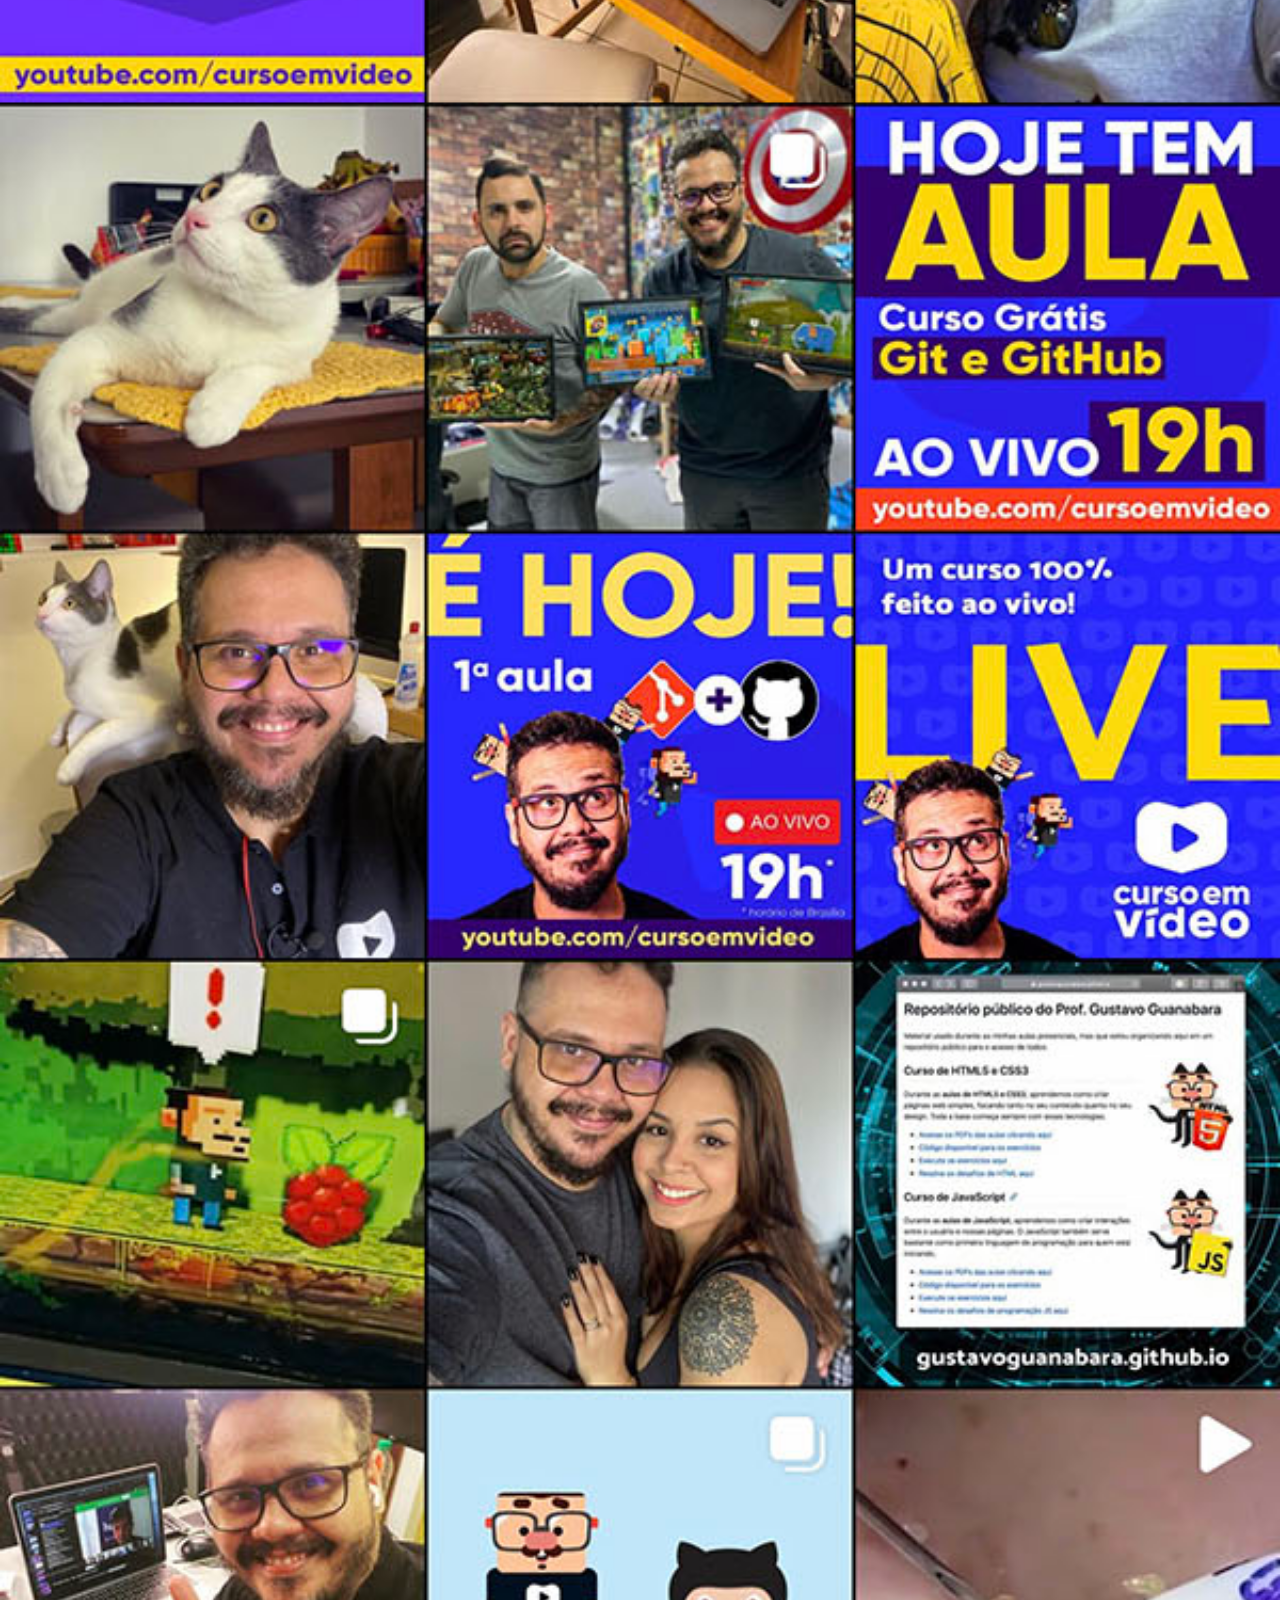
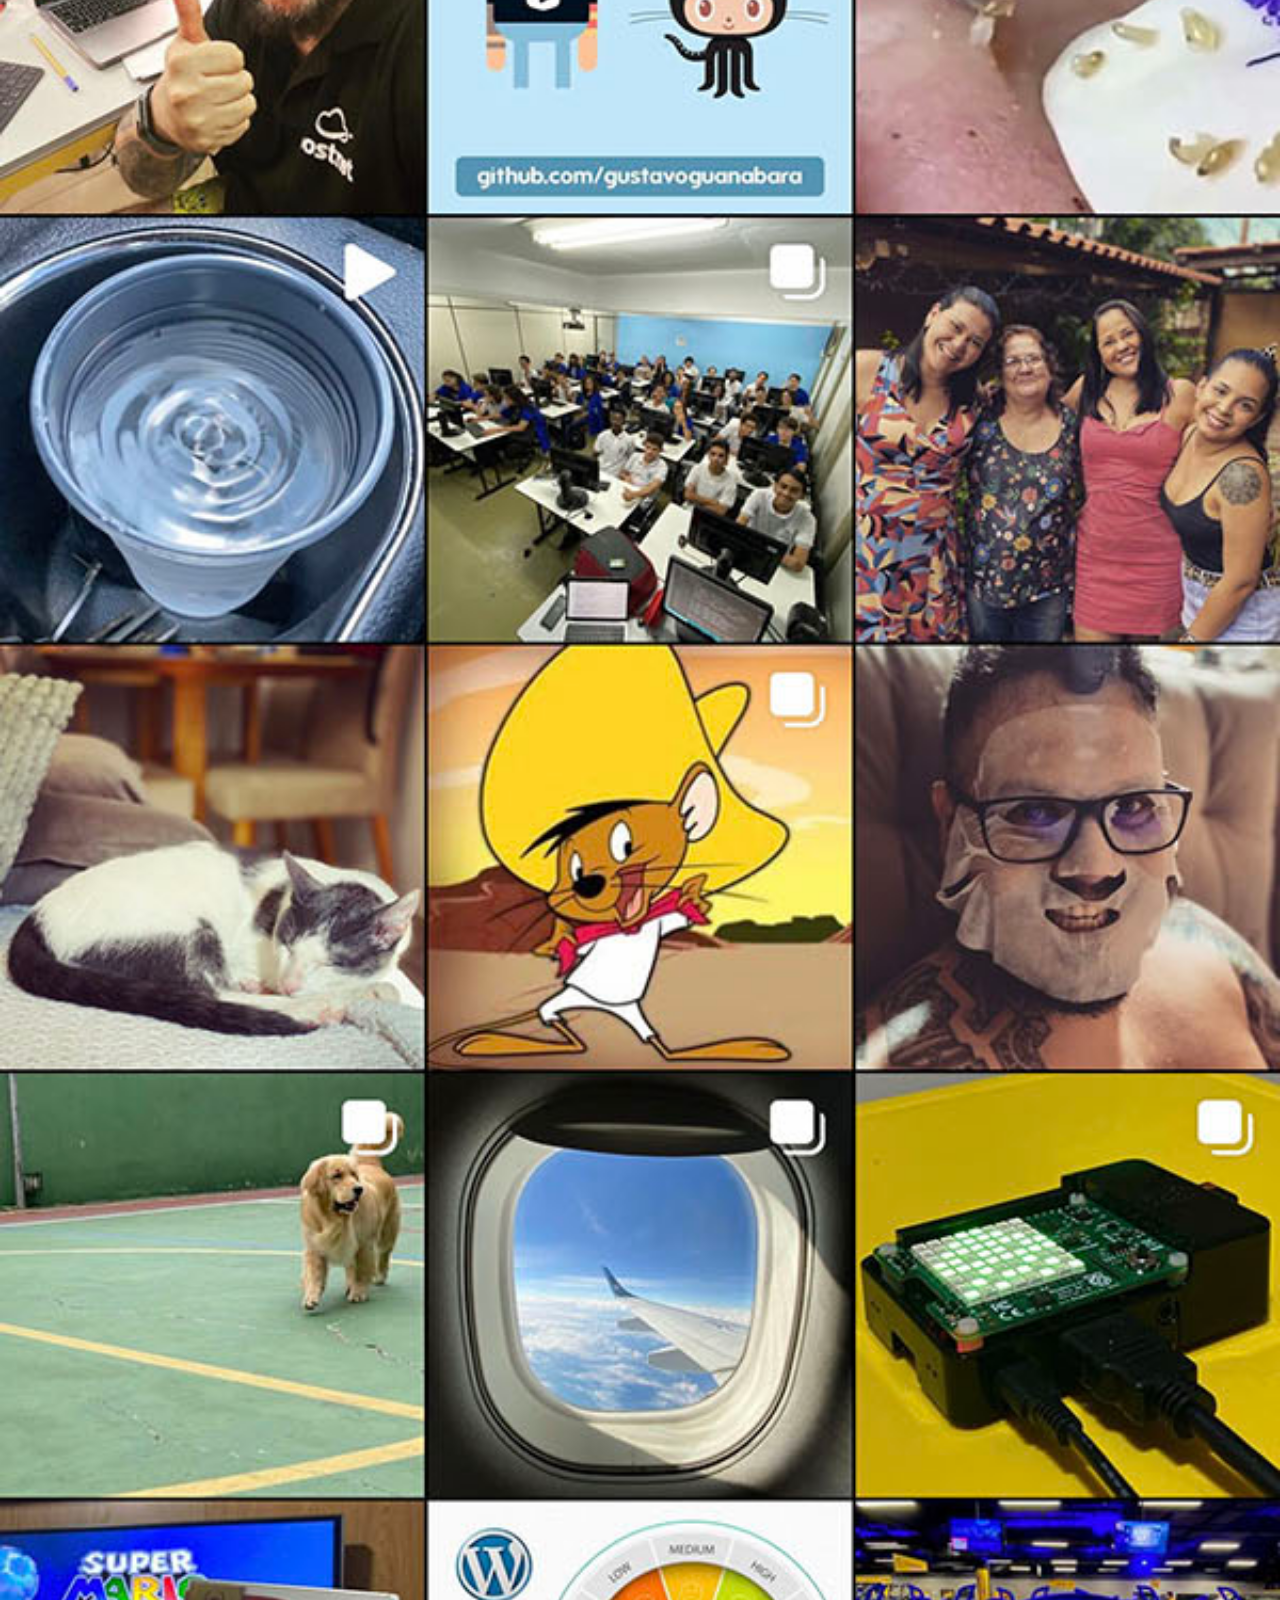
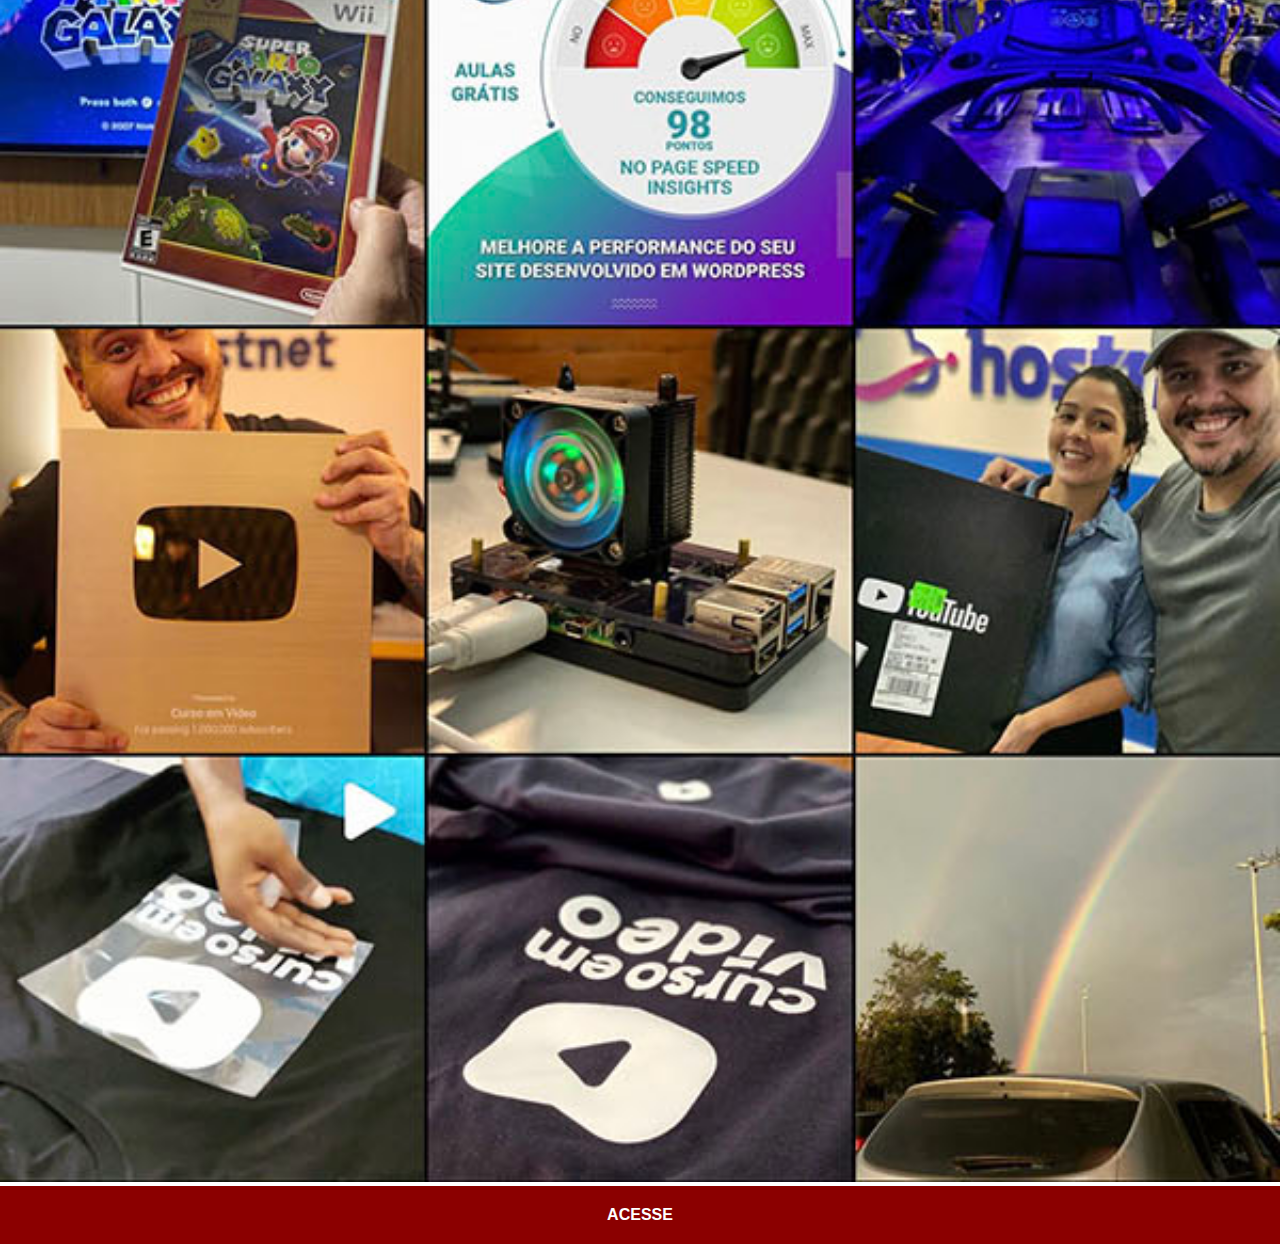
<file: intagram.html>
<!DOCTYPE html>
<html lang="pt-br">
<head>
    <meta charset="UTF-8">
    <meta name="viewport" content="width=device-width, initial-scale=1.0">
    <link rel="stylesheet" href="estilos/social.css">
    <title>Instagram</title>
</head>
<body>
    <img src="imagens/tela-instagram.jpg" alt="Instagram">
    <a href="https://www.instagram.com/gustavoguanabara" target="_blank">ACESSE</a>
</body>
</html>
</file>
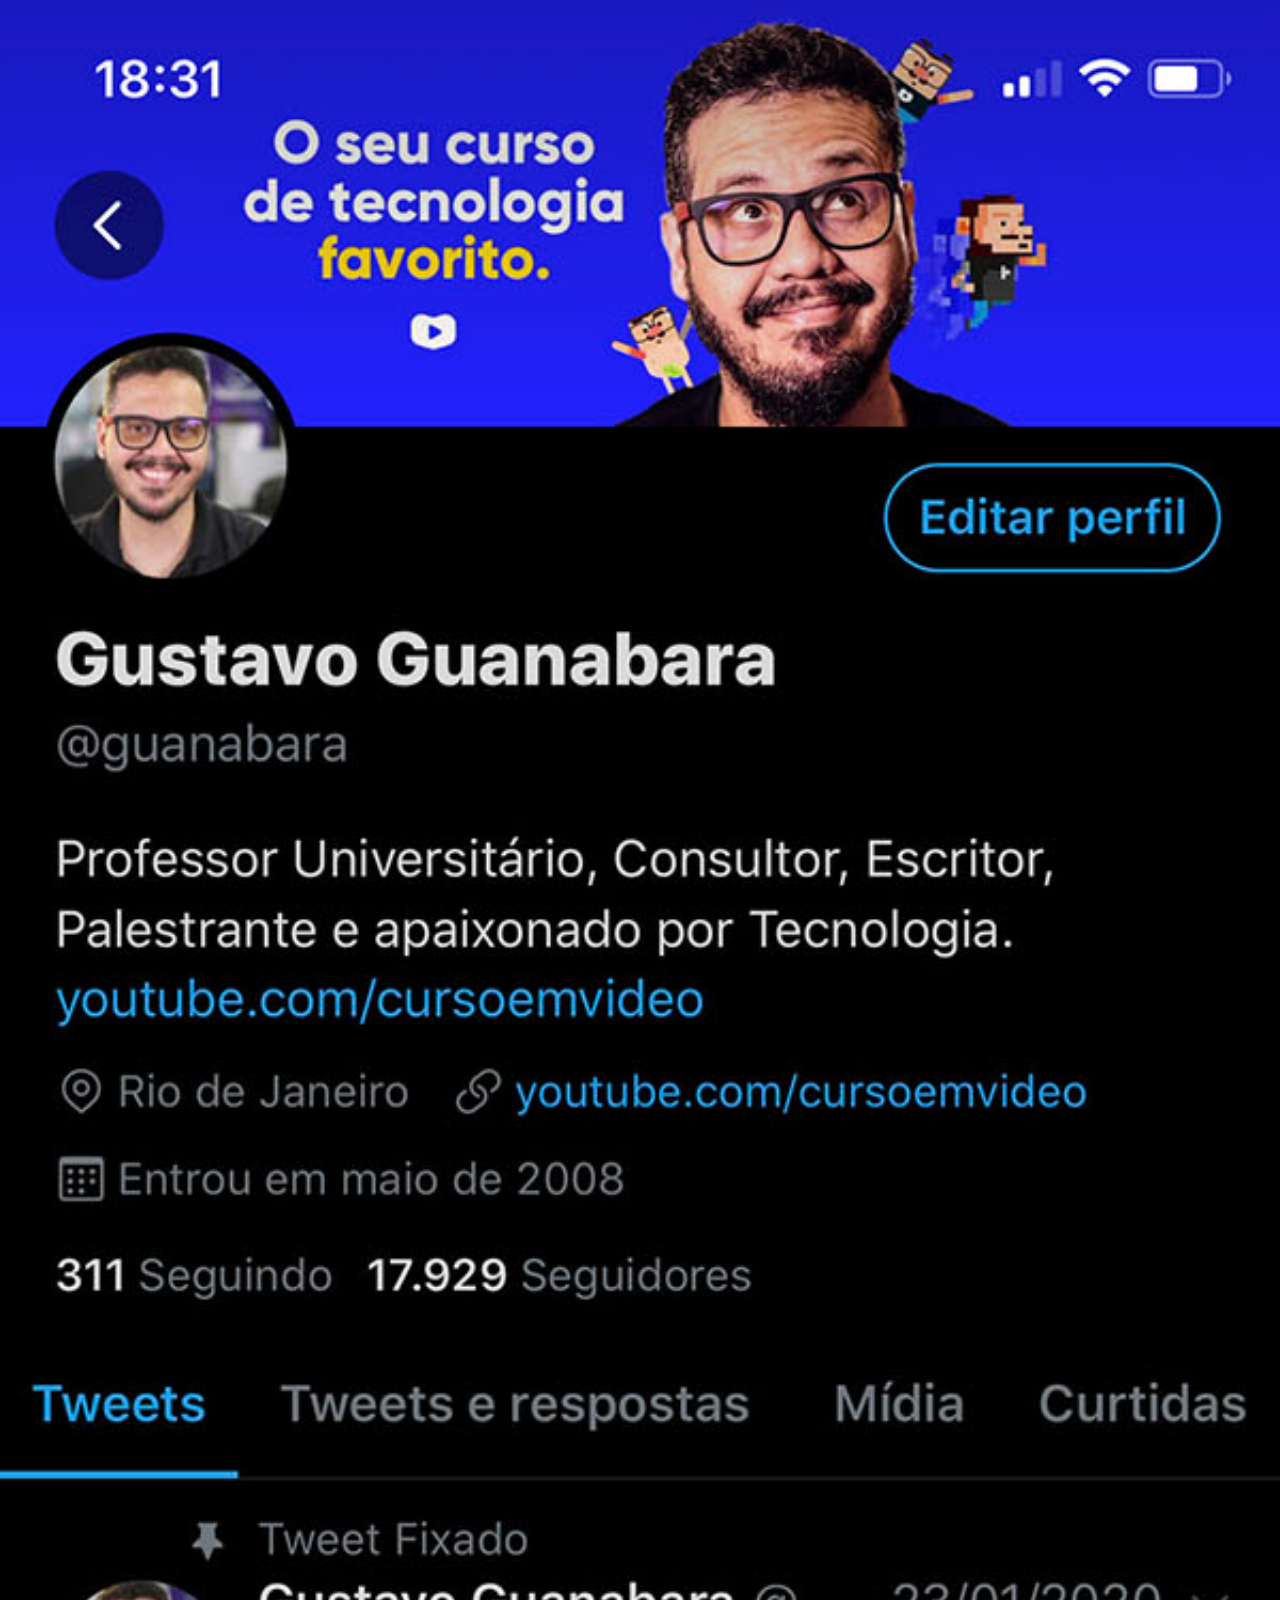
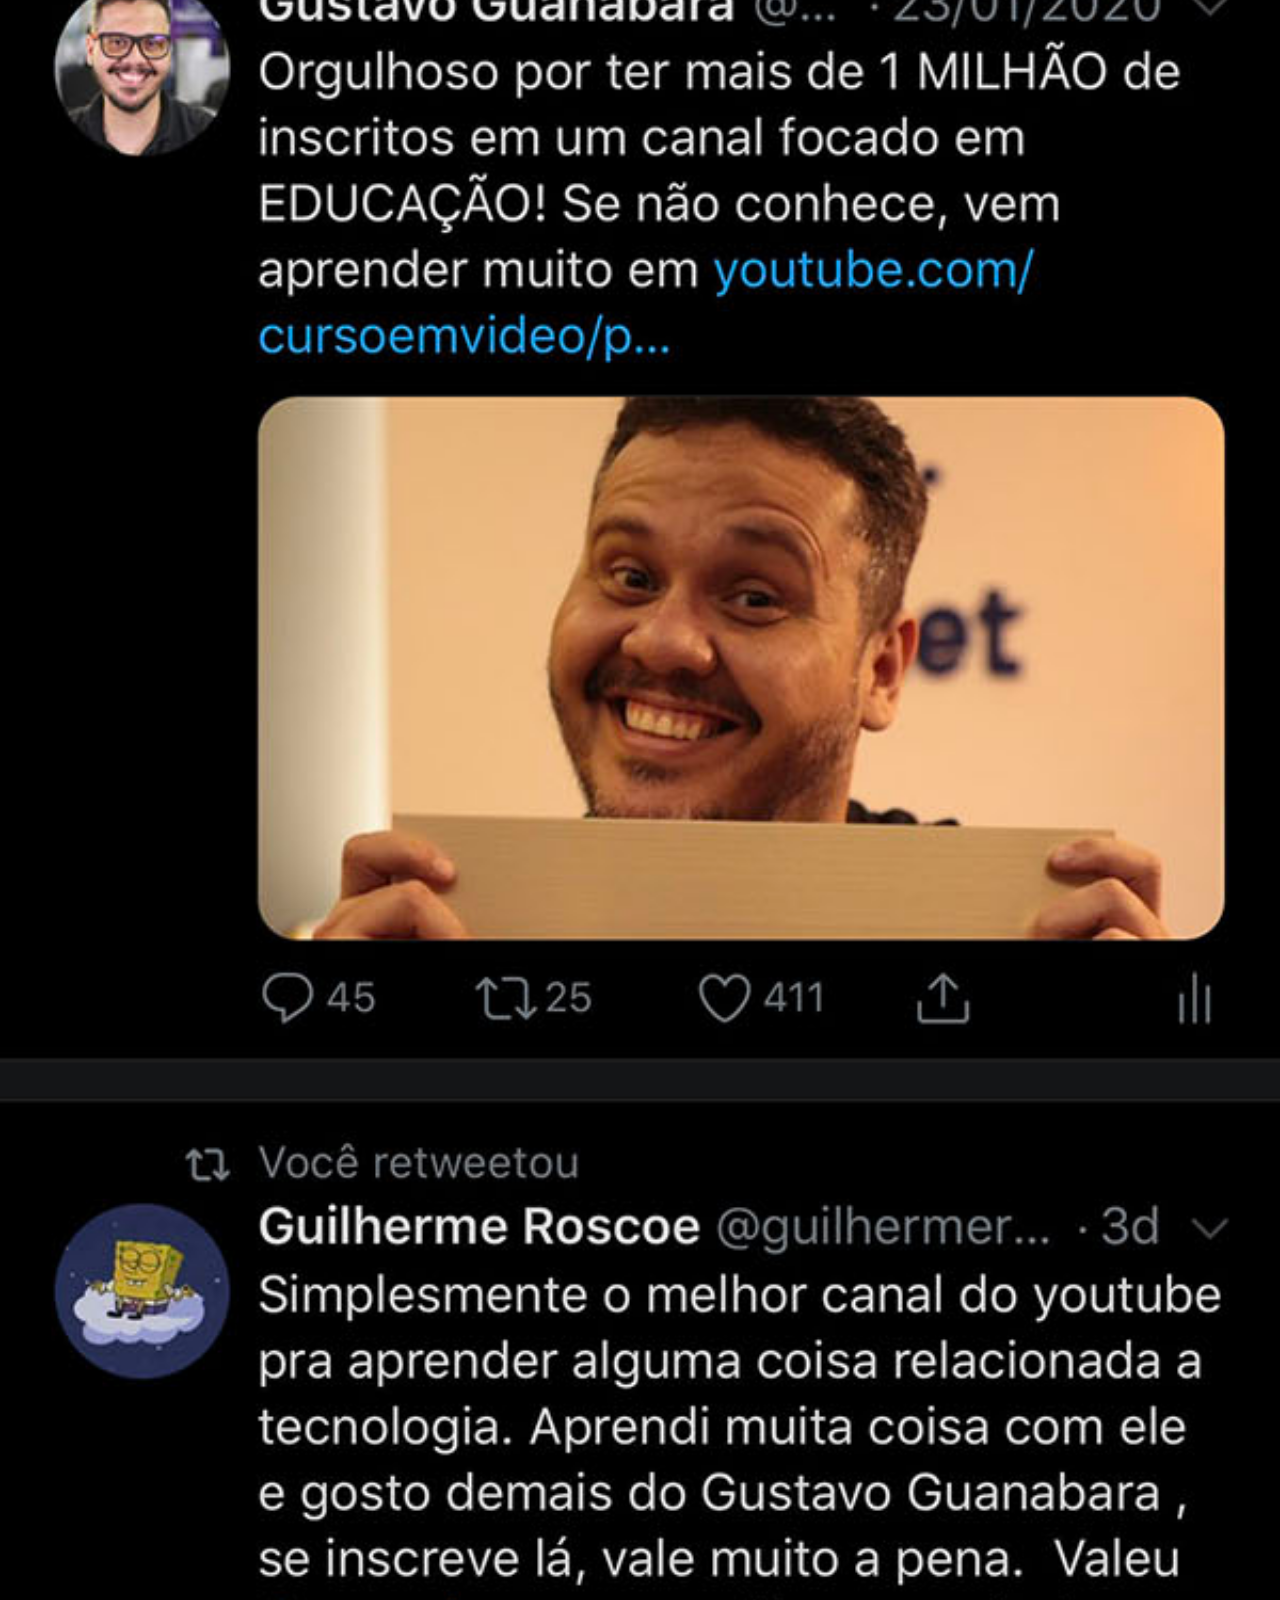
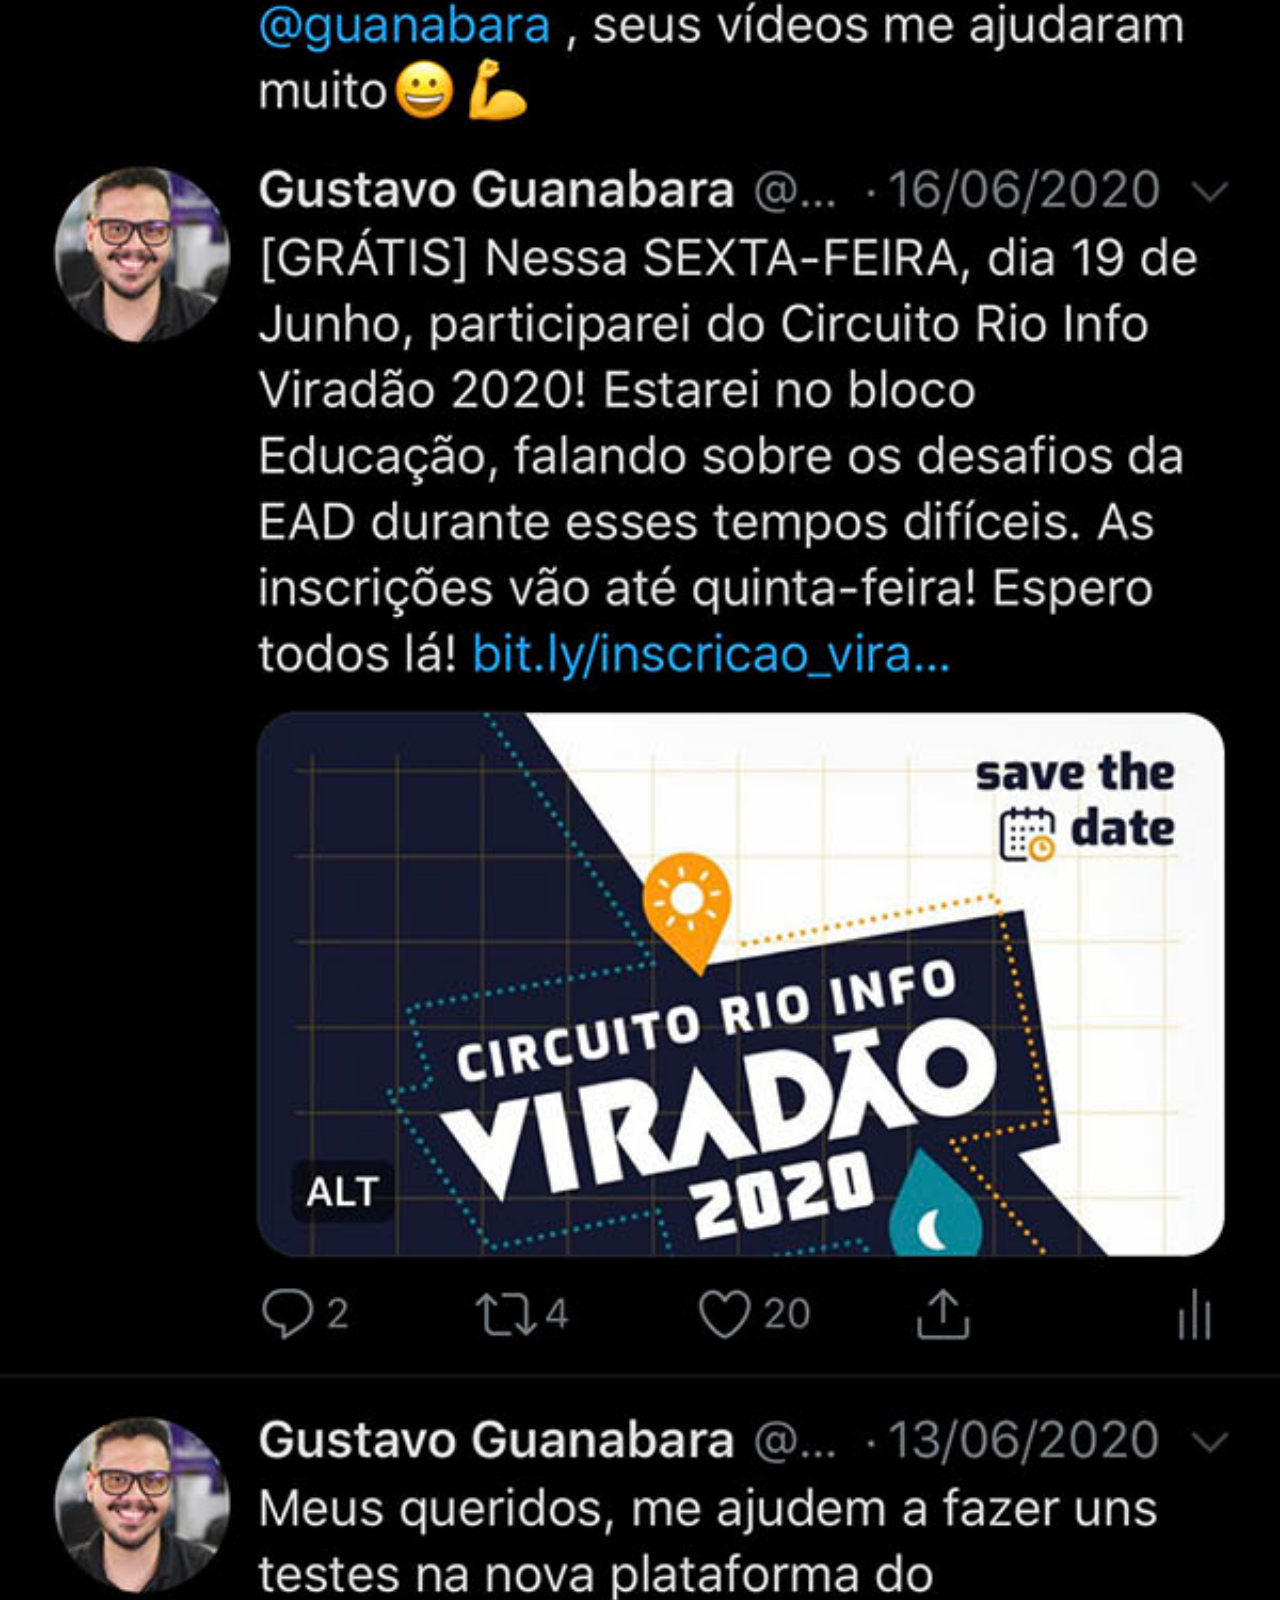
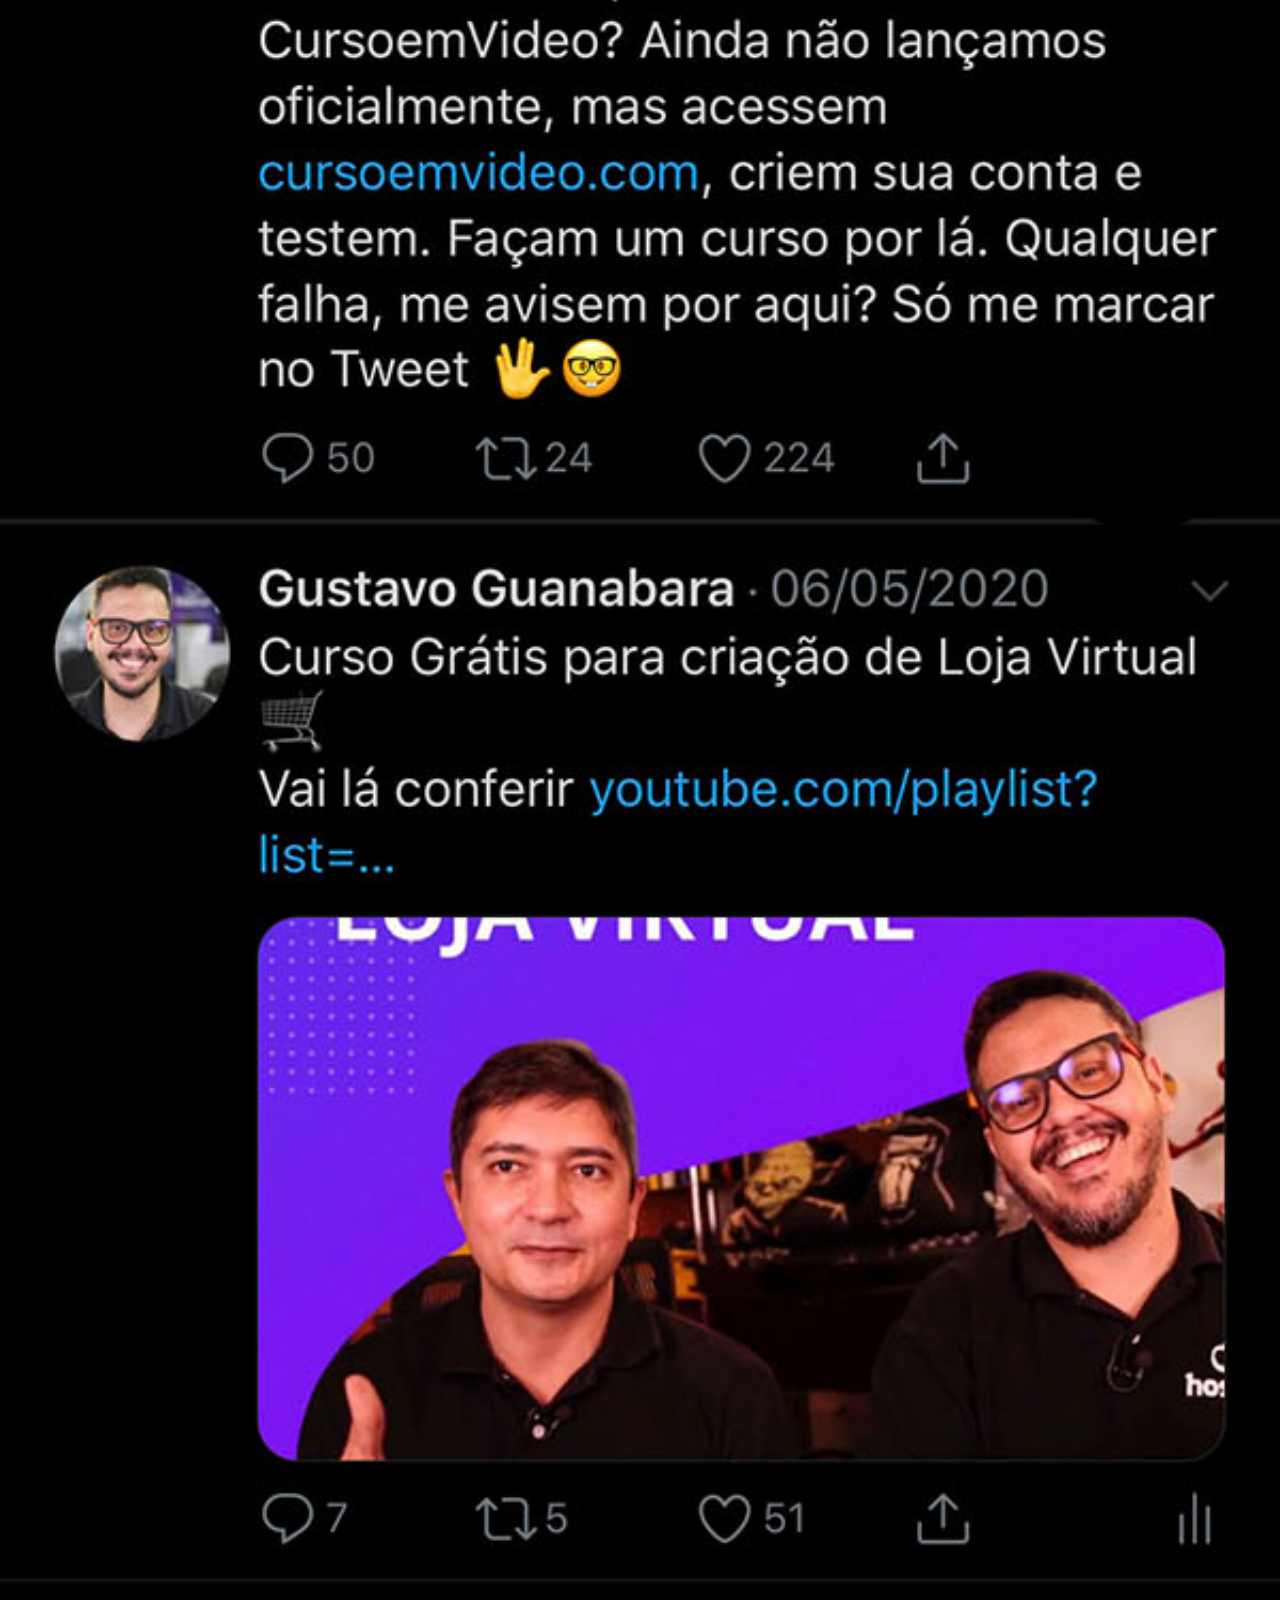
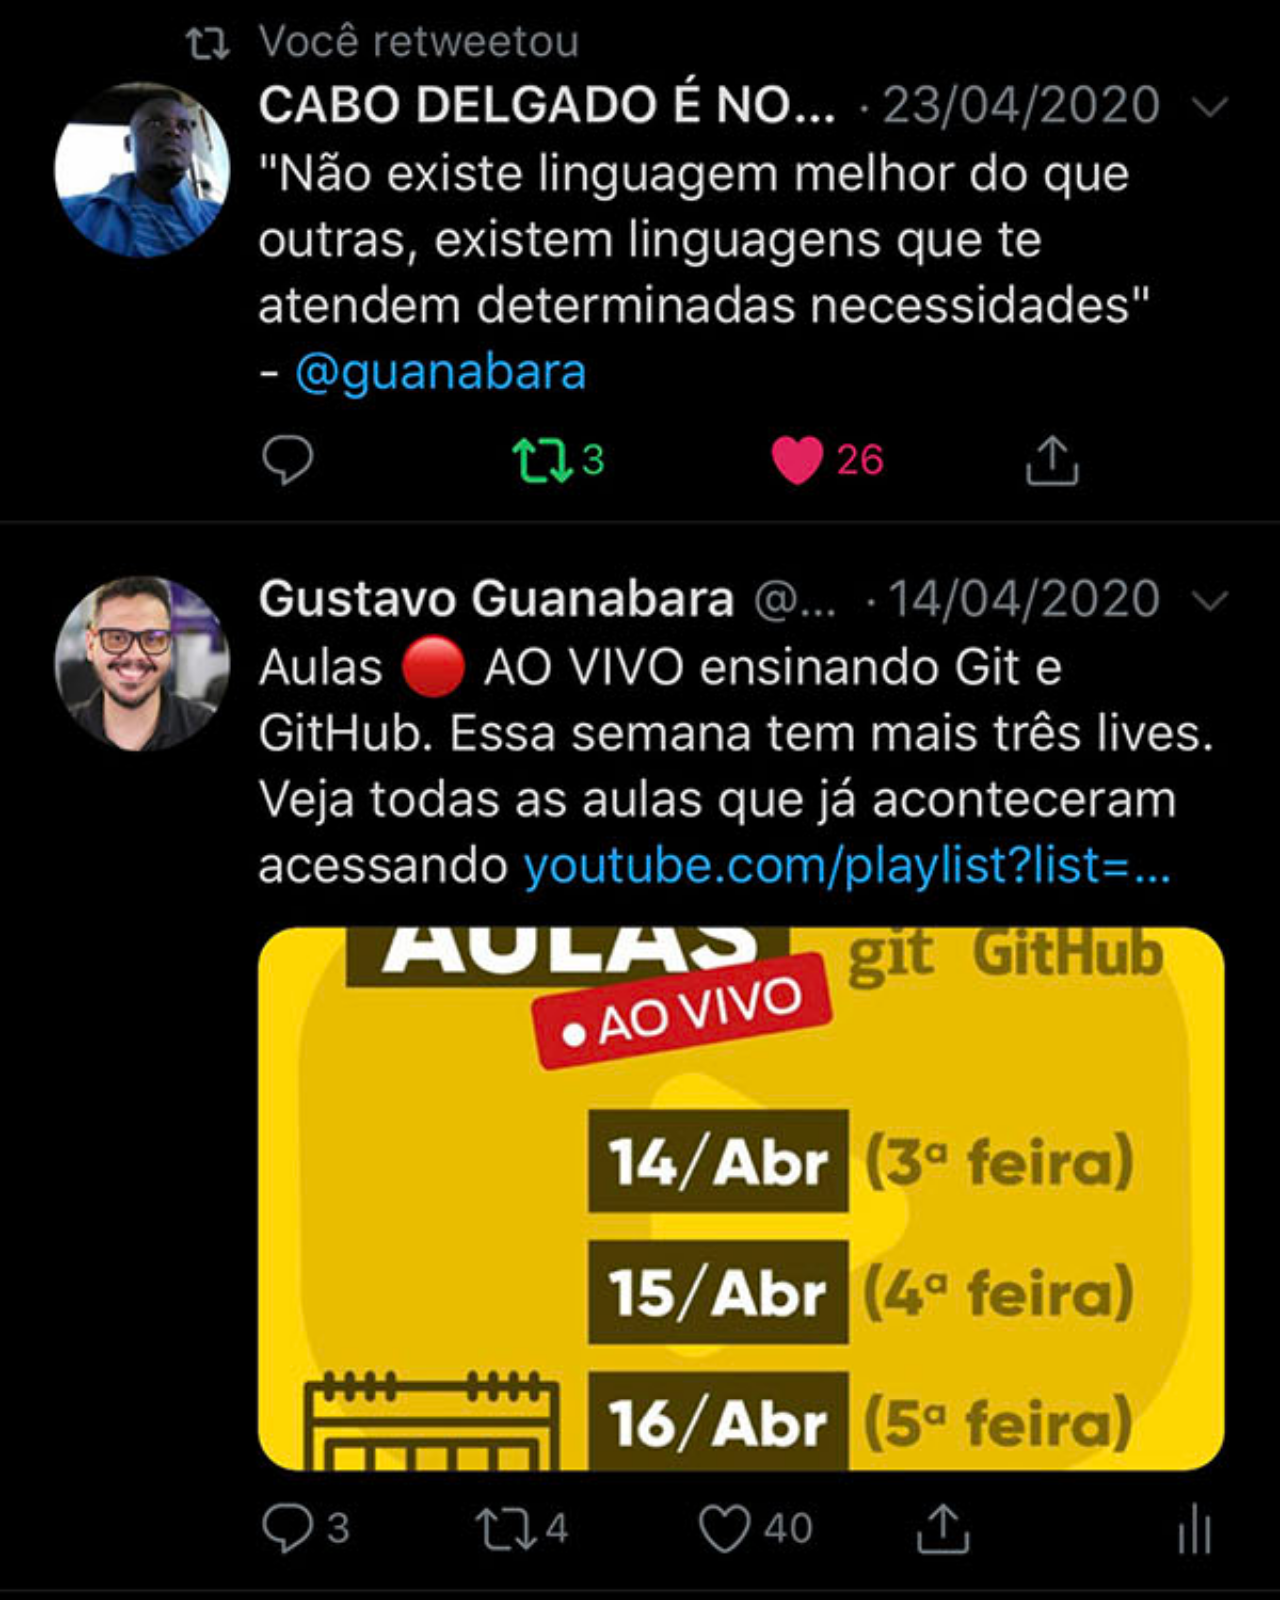
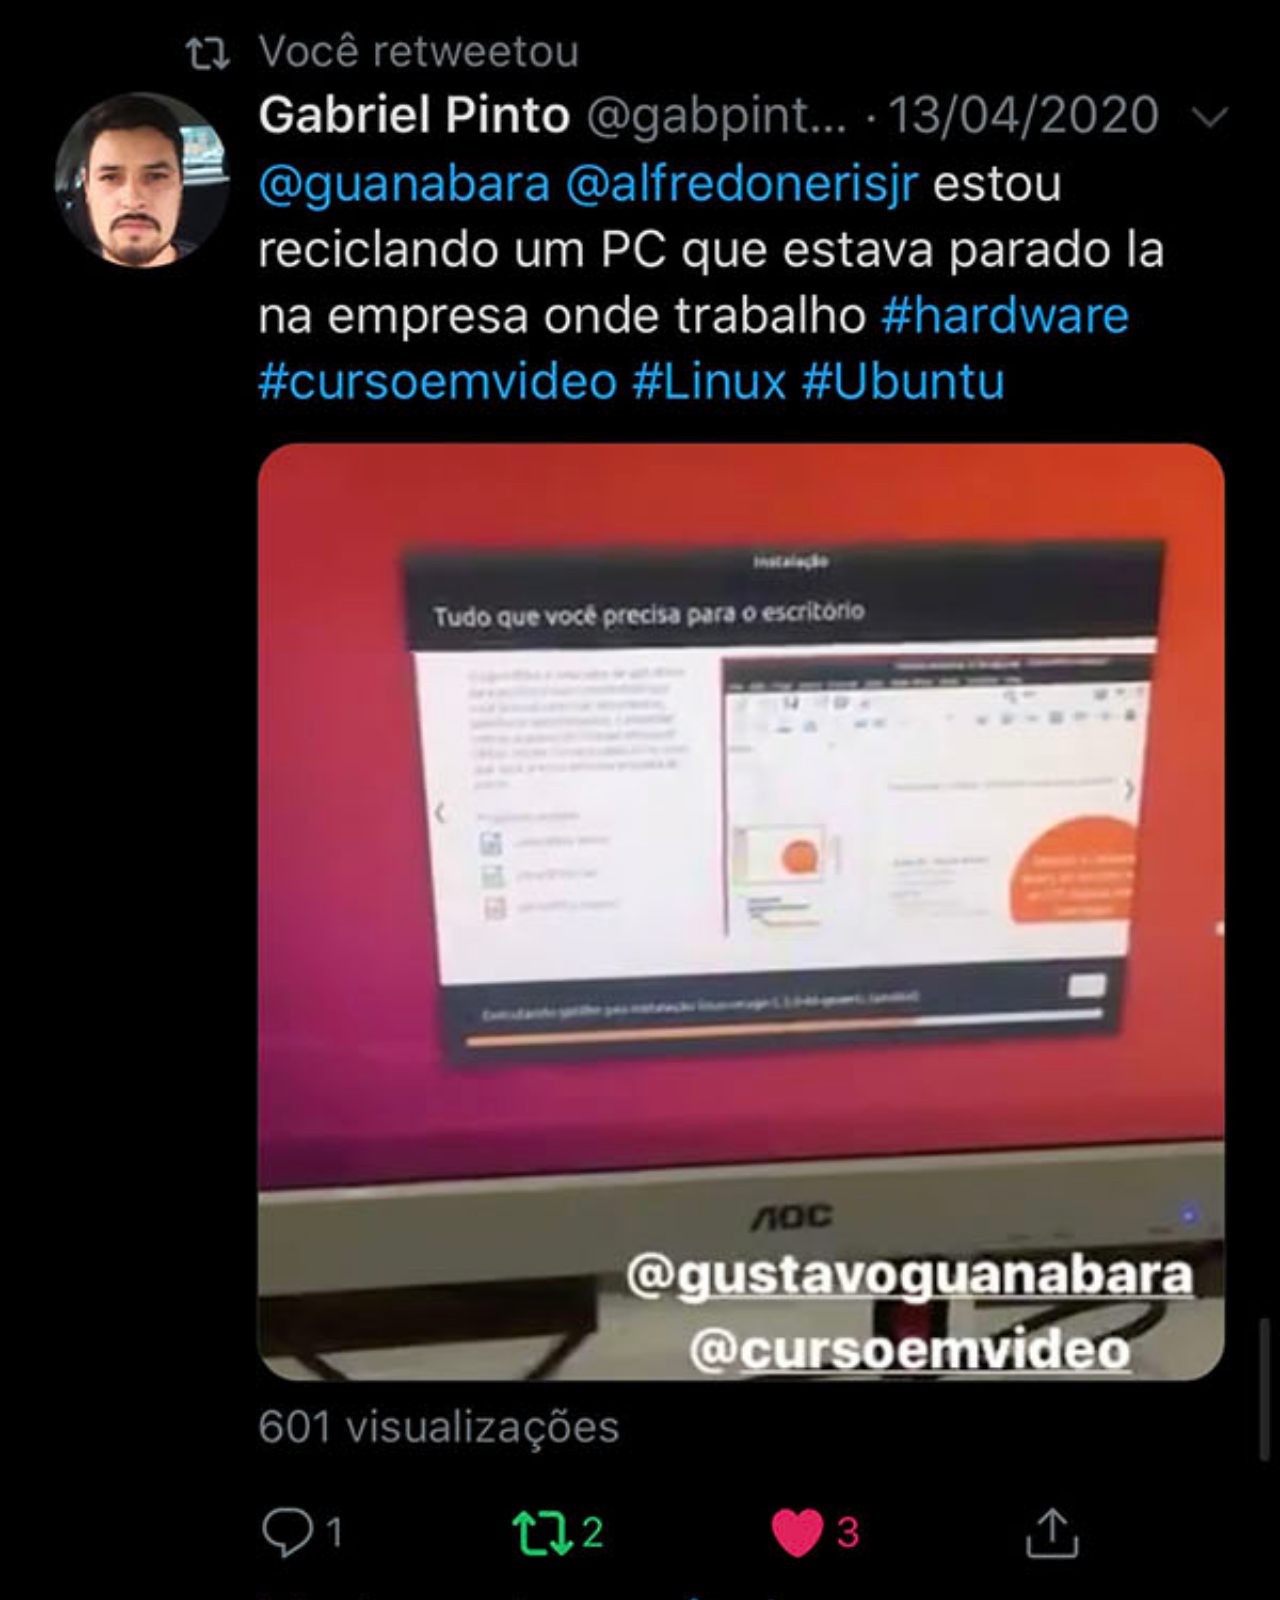
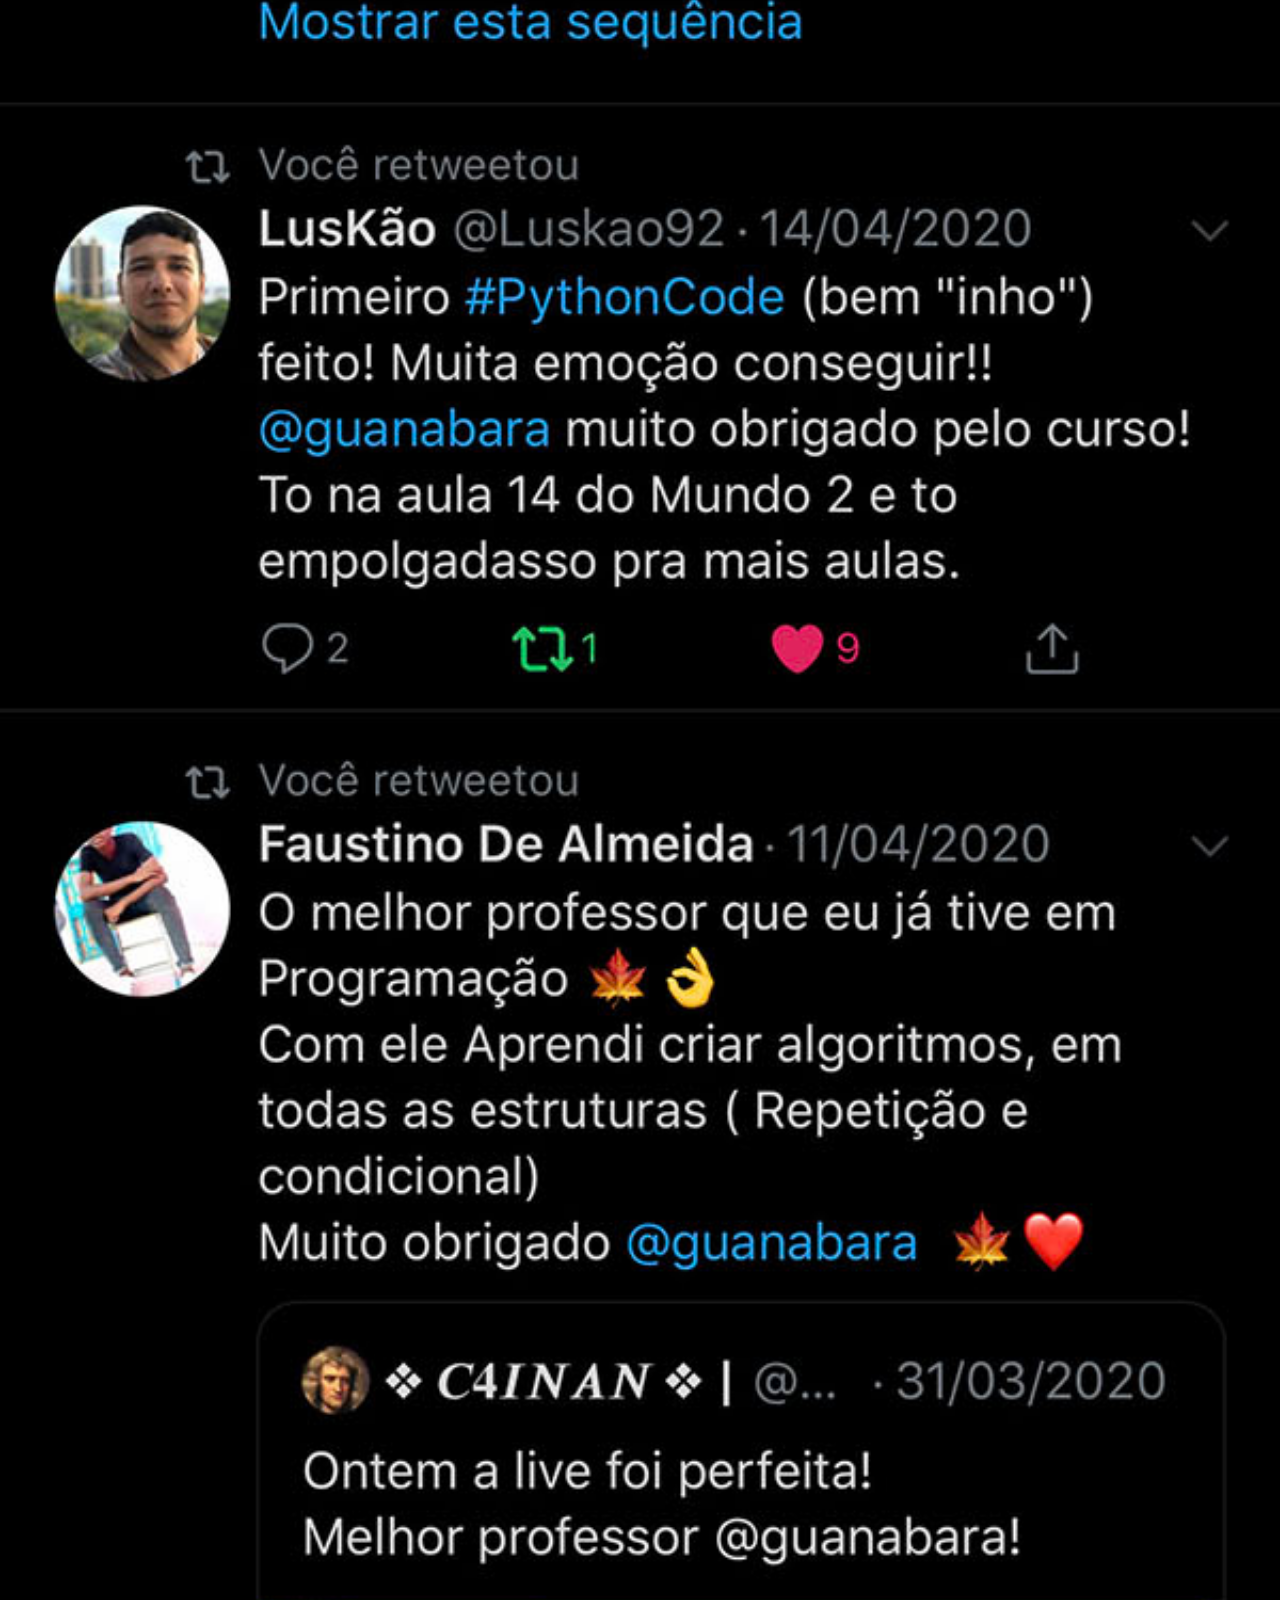
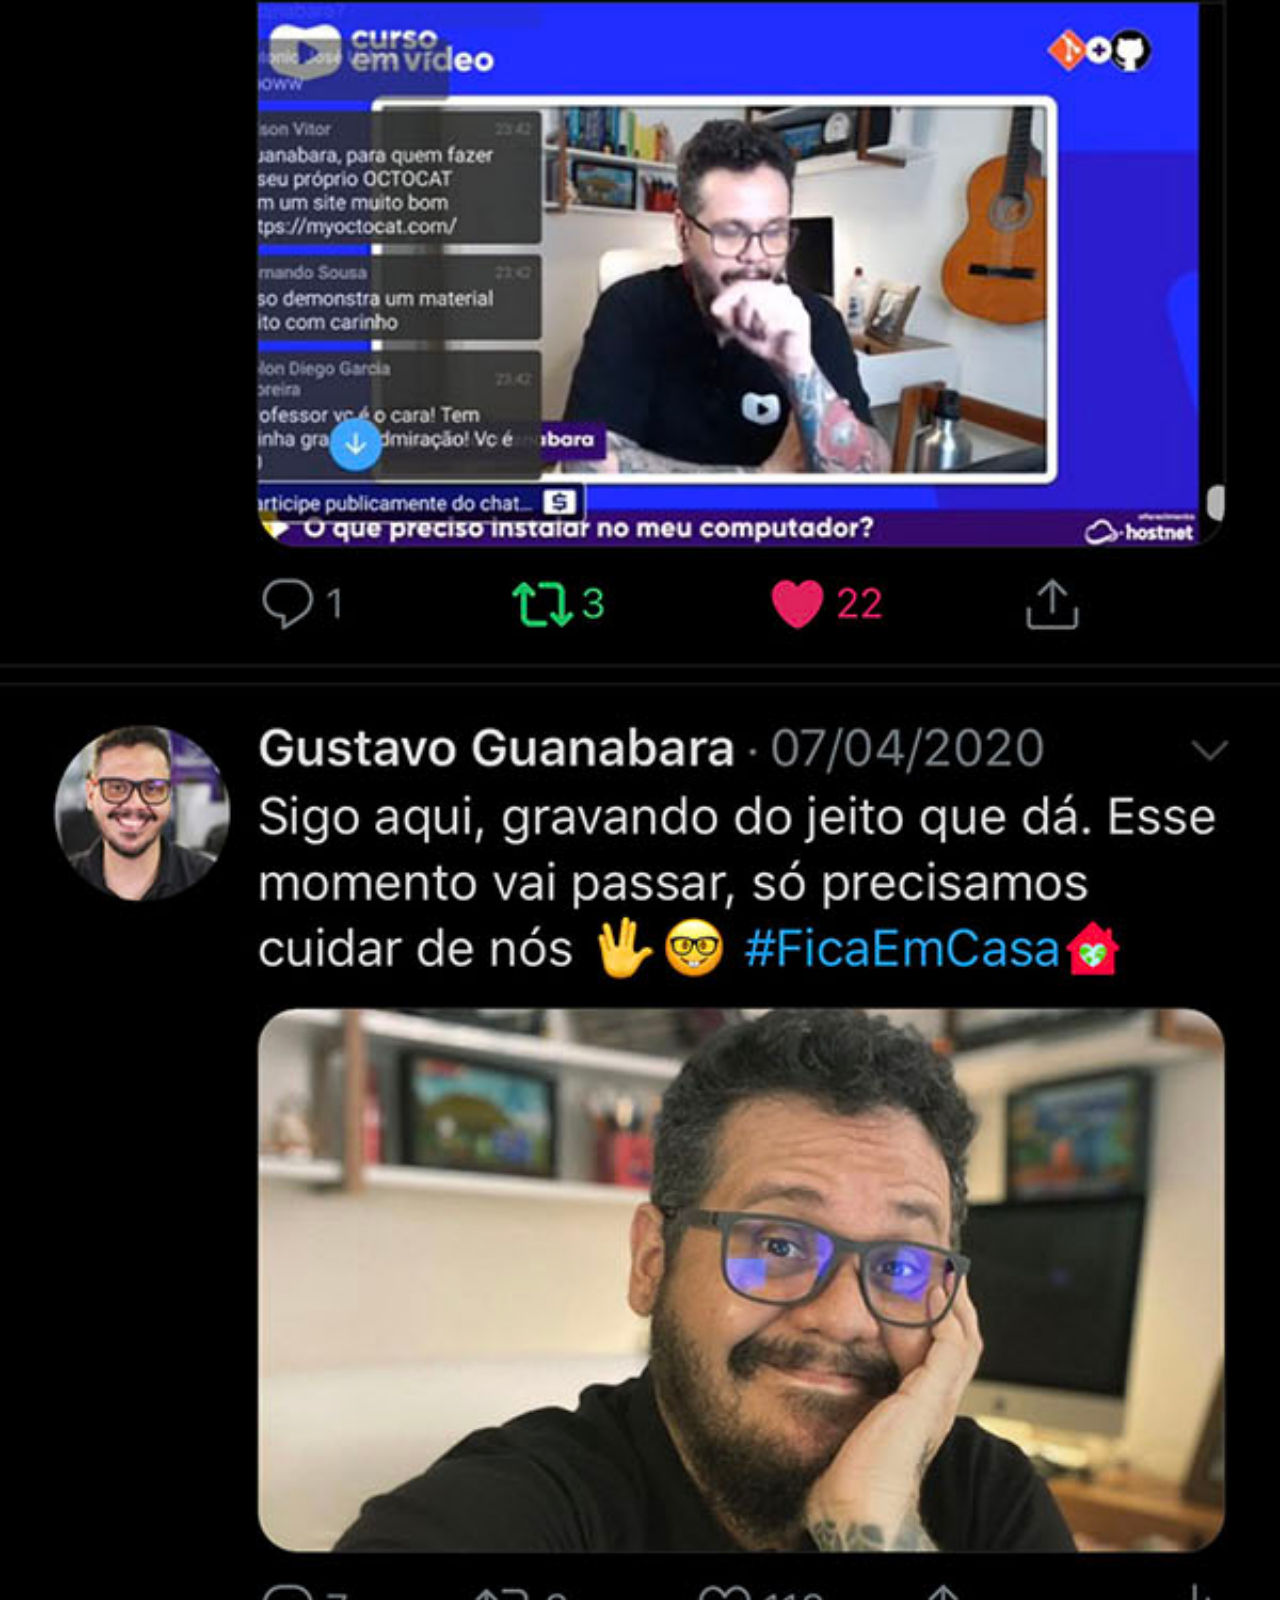
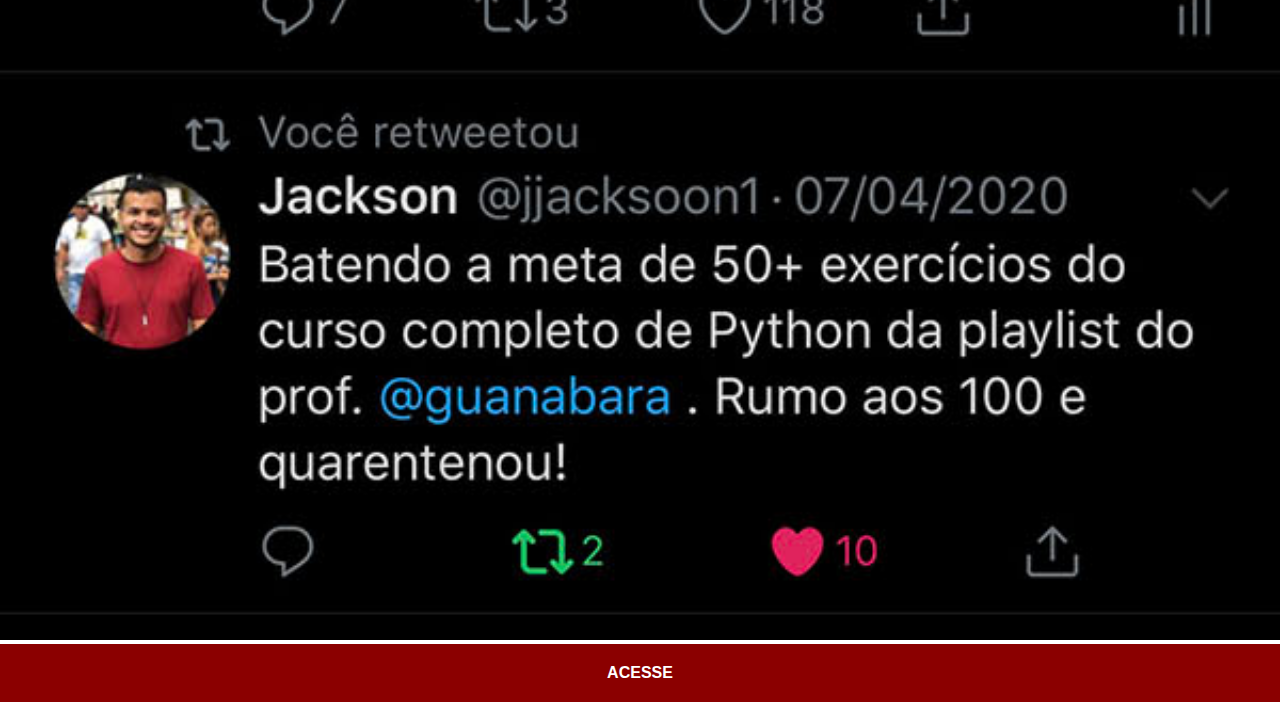
<file: twitter.html>
<!DOCTYPE html>
<html lang="pt-br">
<head>
    <meta charset="UTF-8">
    <meta name="viewport" content="width=device-width, initial-scale=1.0">
    <link rel="stylesheet" href="estilos/social.css">
    <title>Twitter</title>
</head>
<body>
    <img src="imagens/tela-twitter.jpg" alt="Twitter">
    <a href="https://twitter.com/guanabara" target="_blank">ACESSE</a>
</body>
</html>
</file>
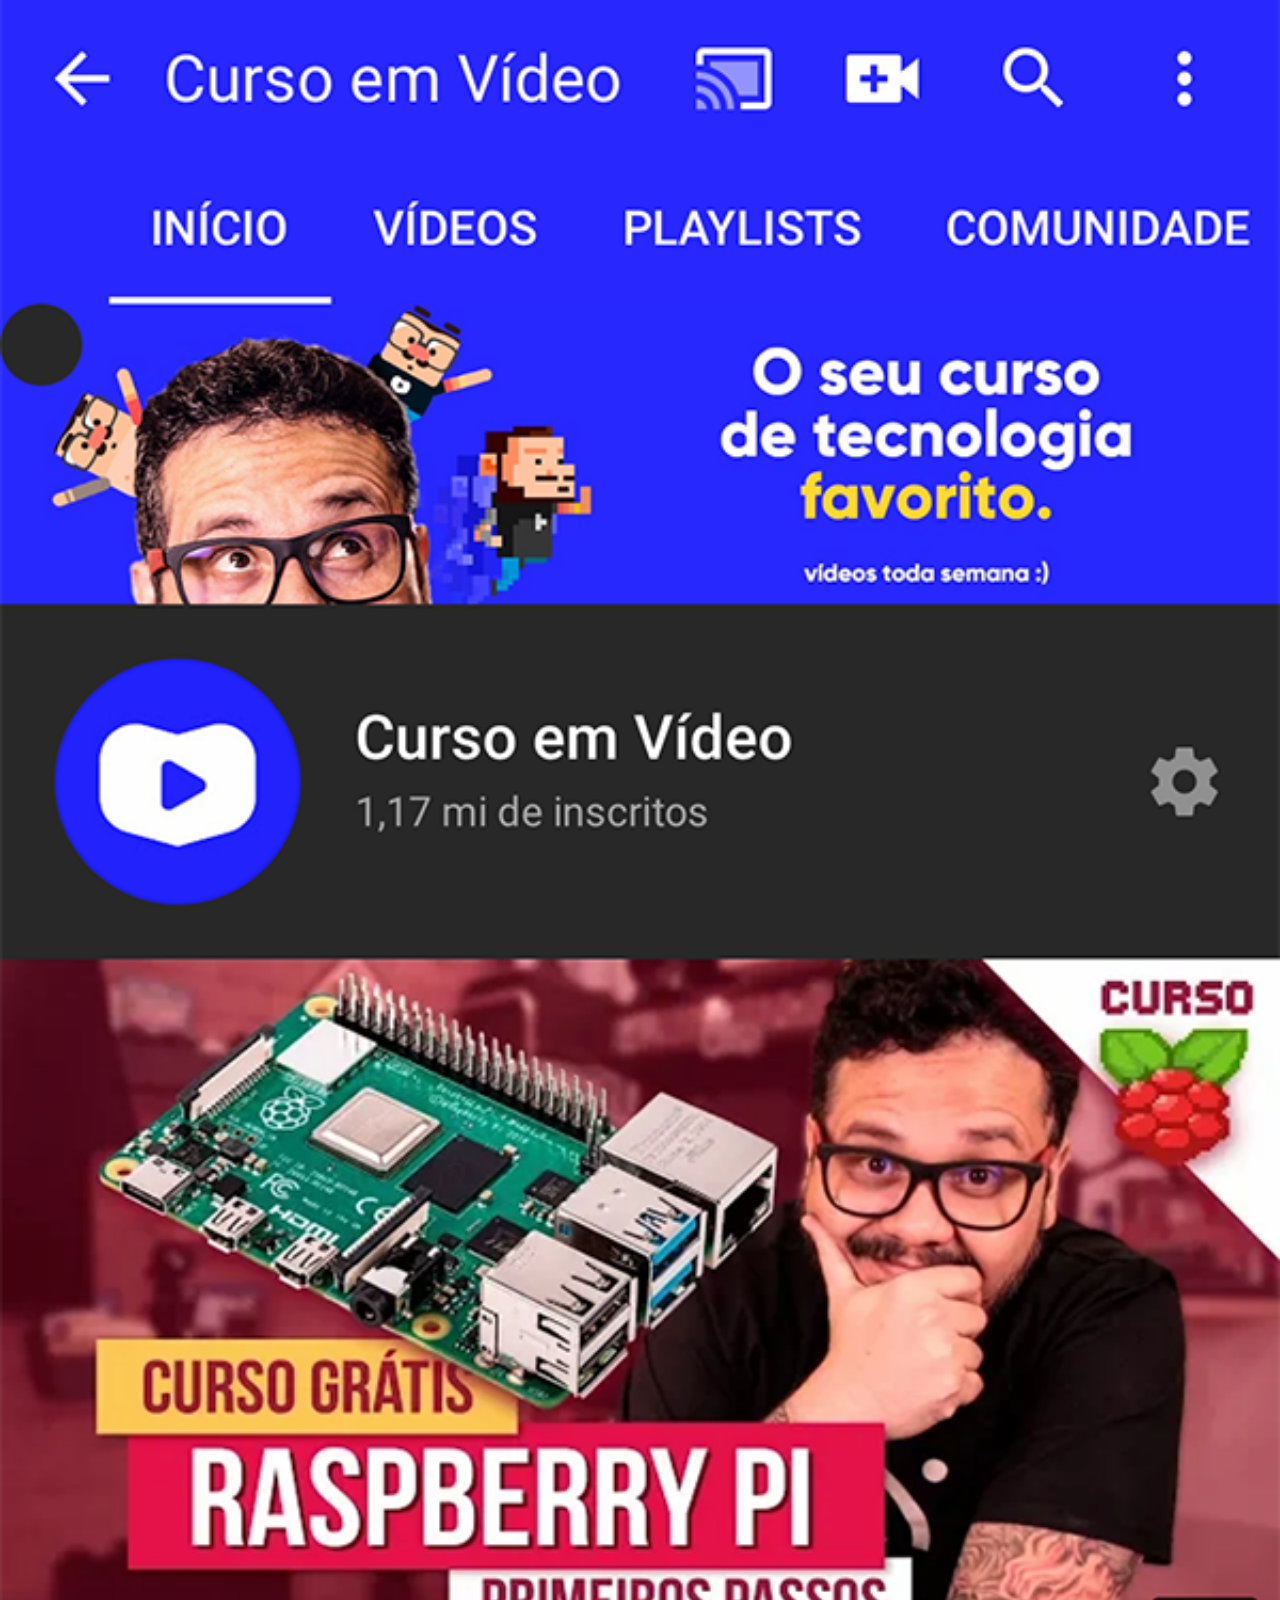
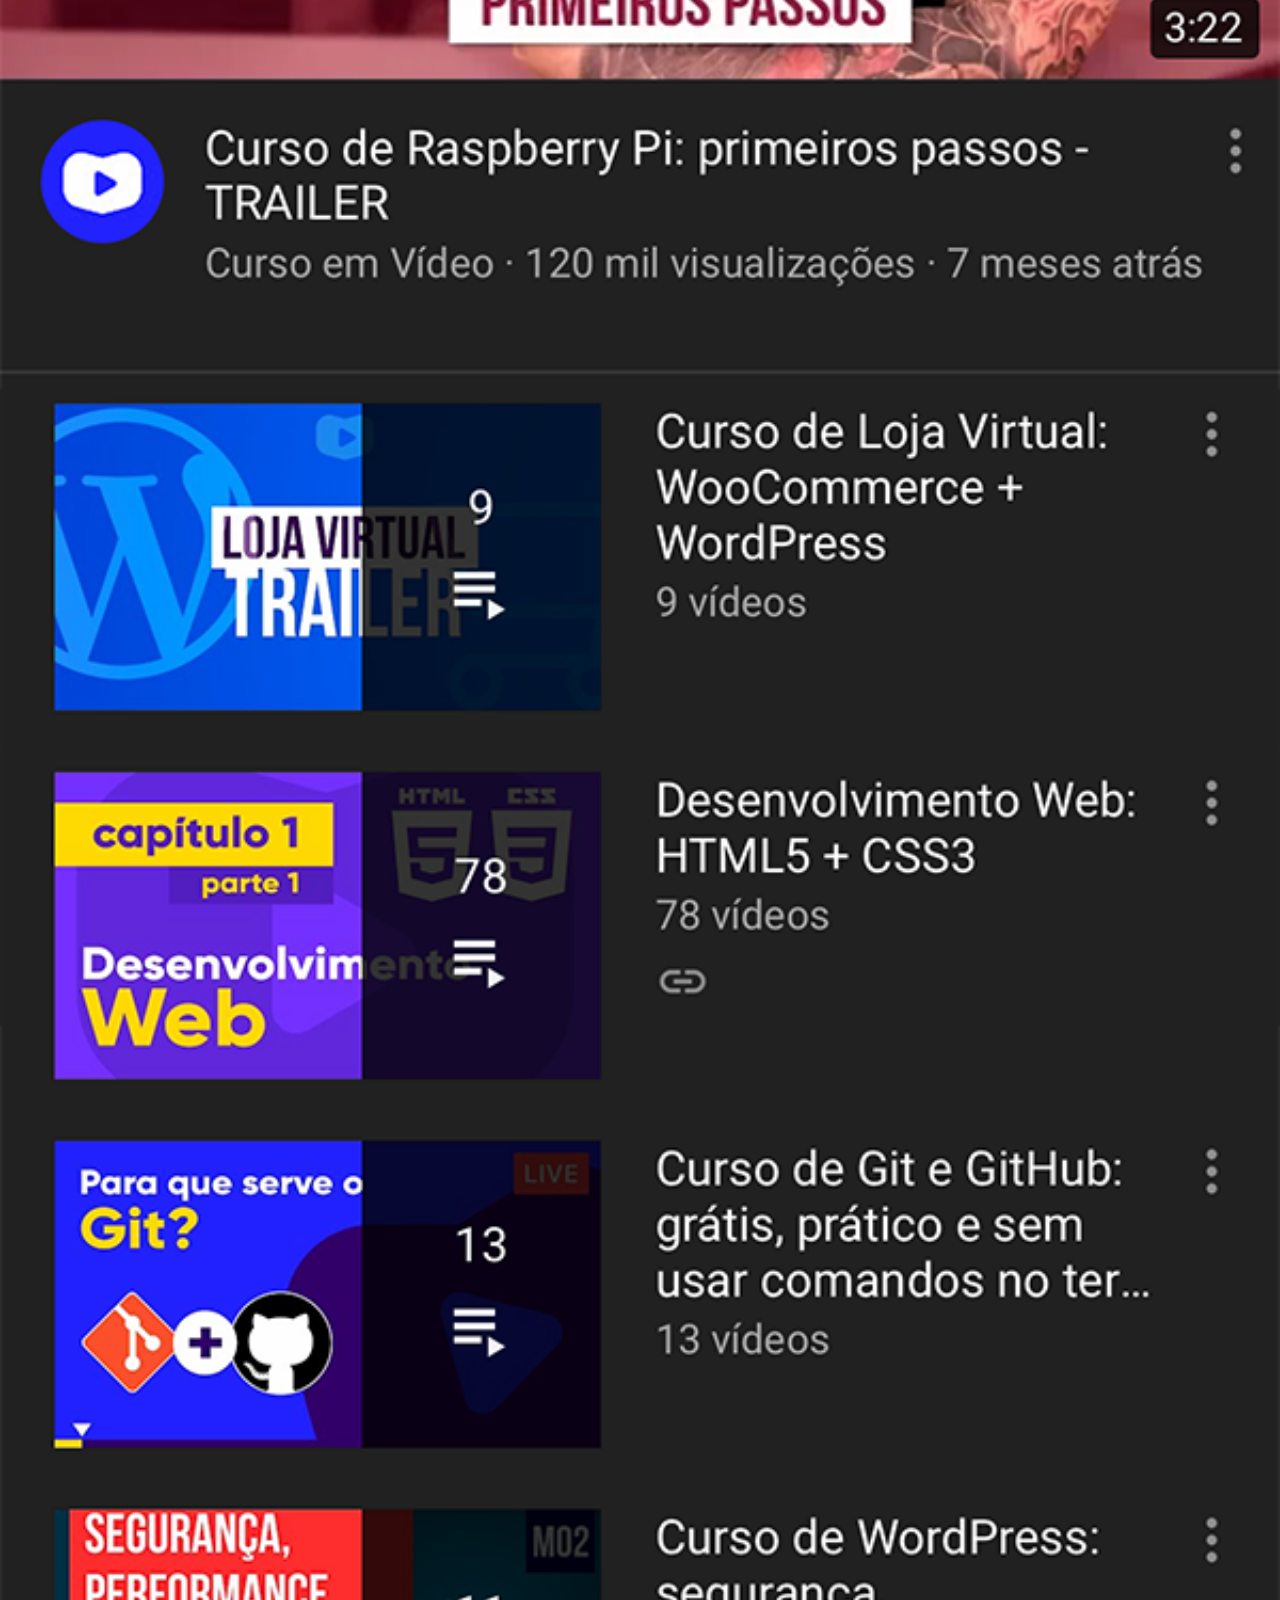
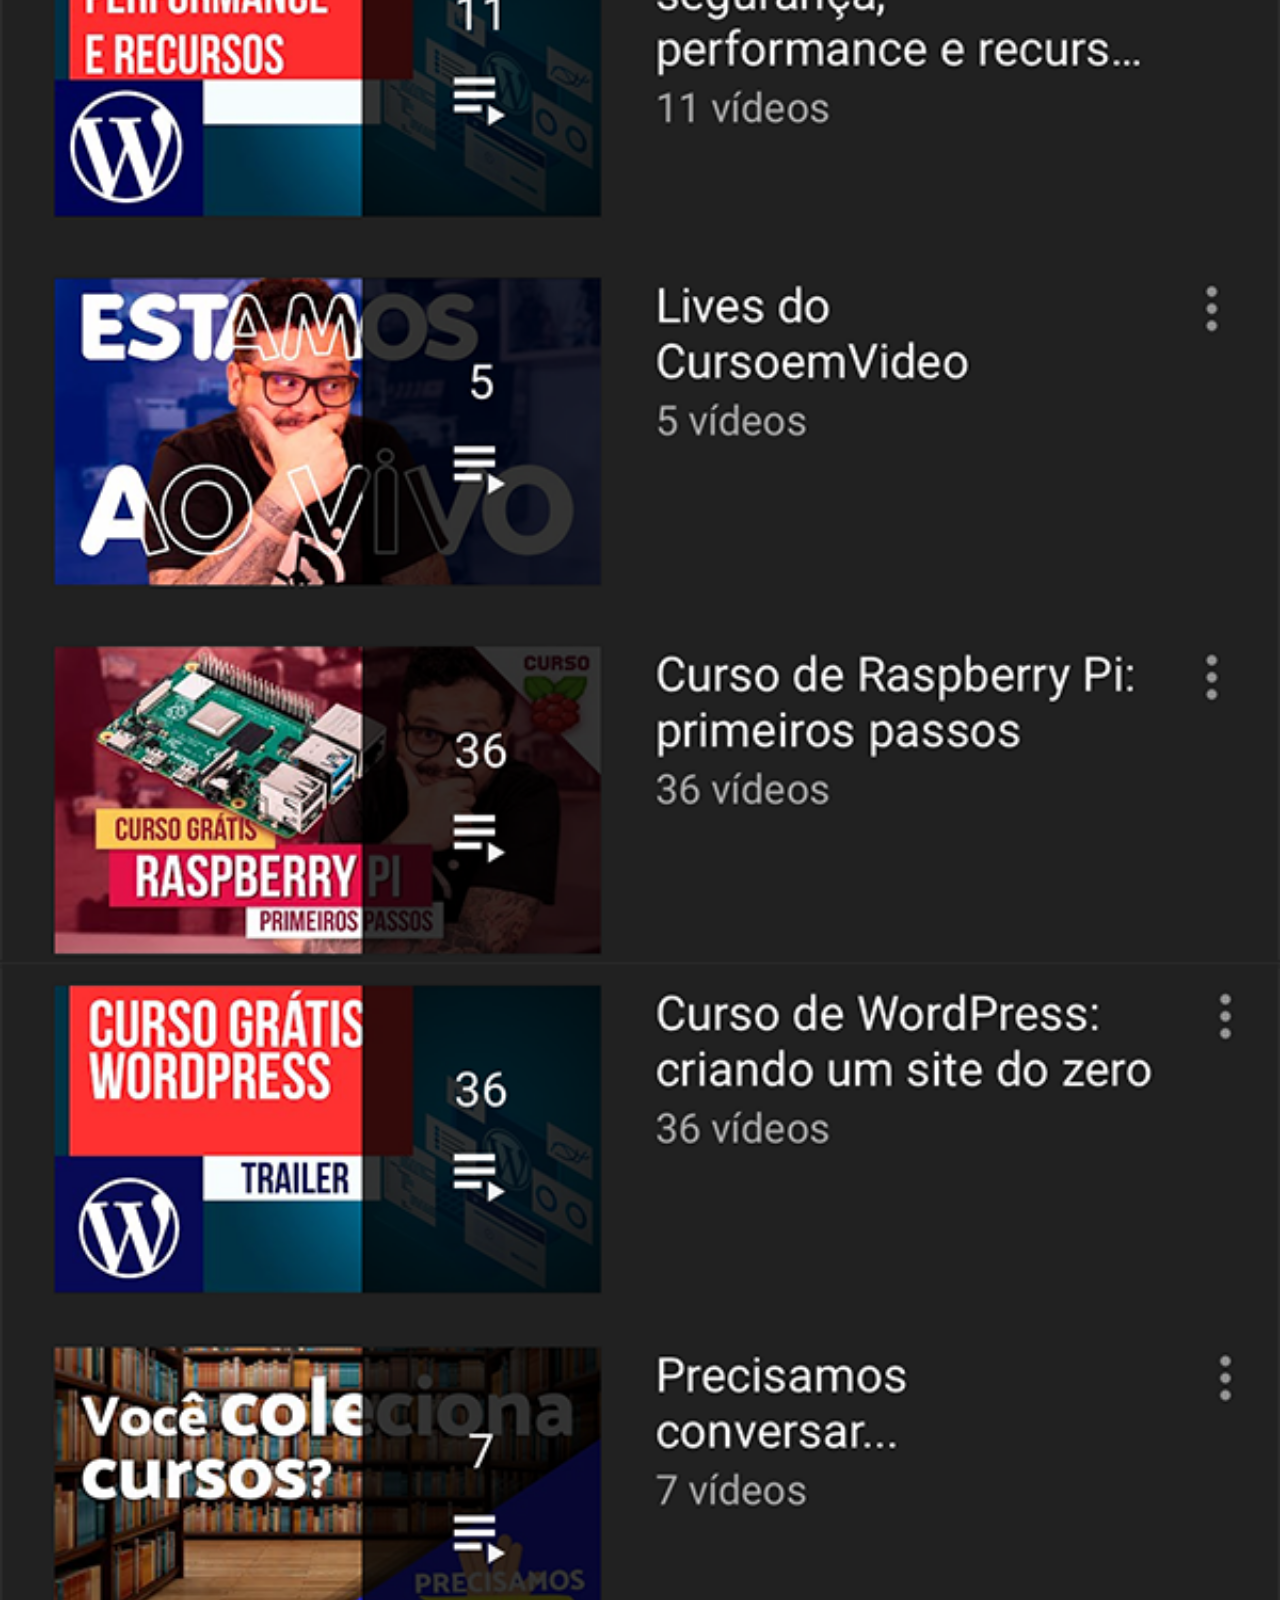
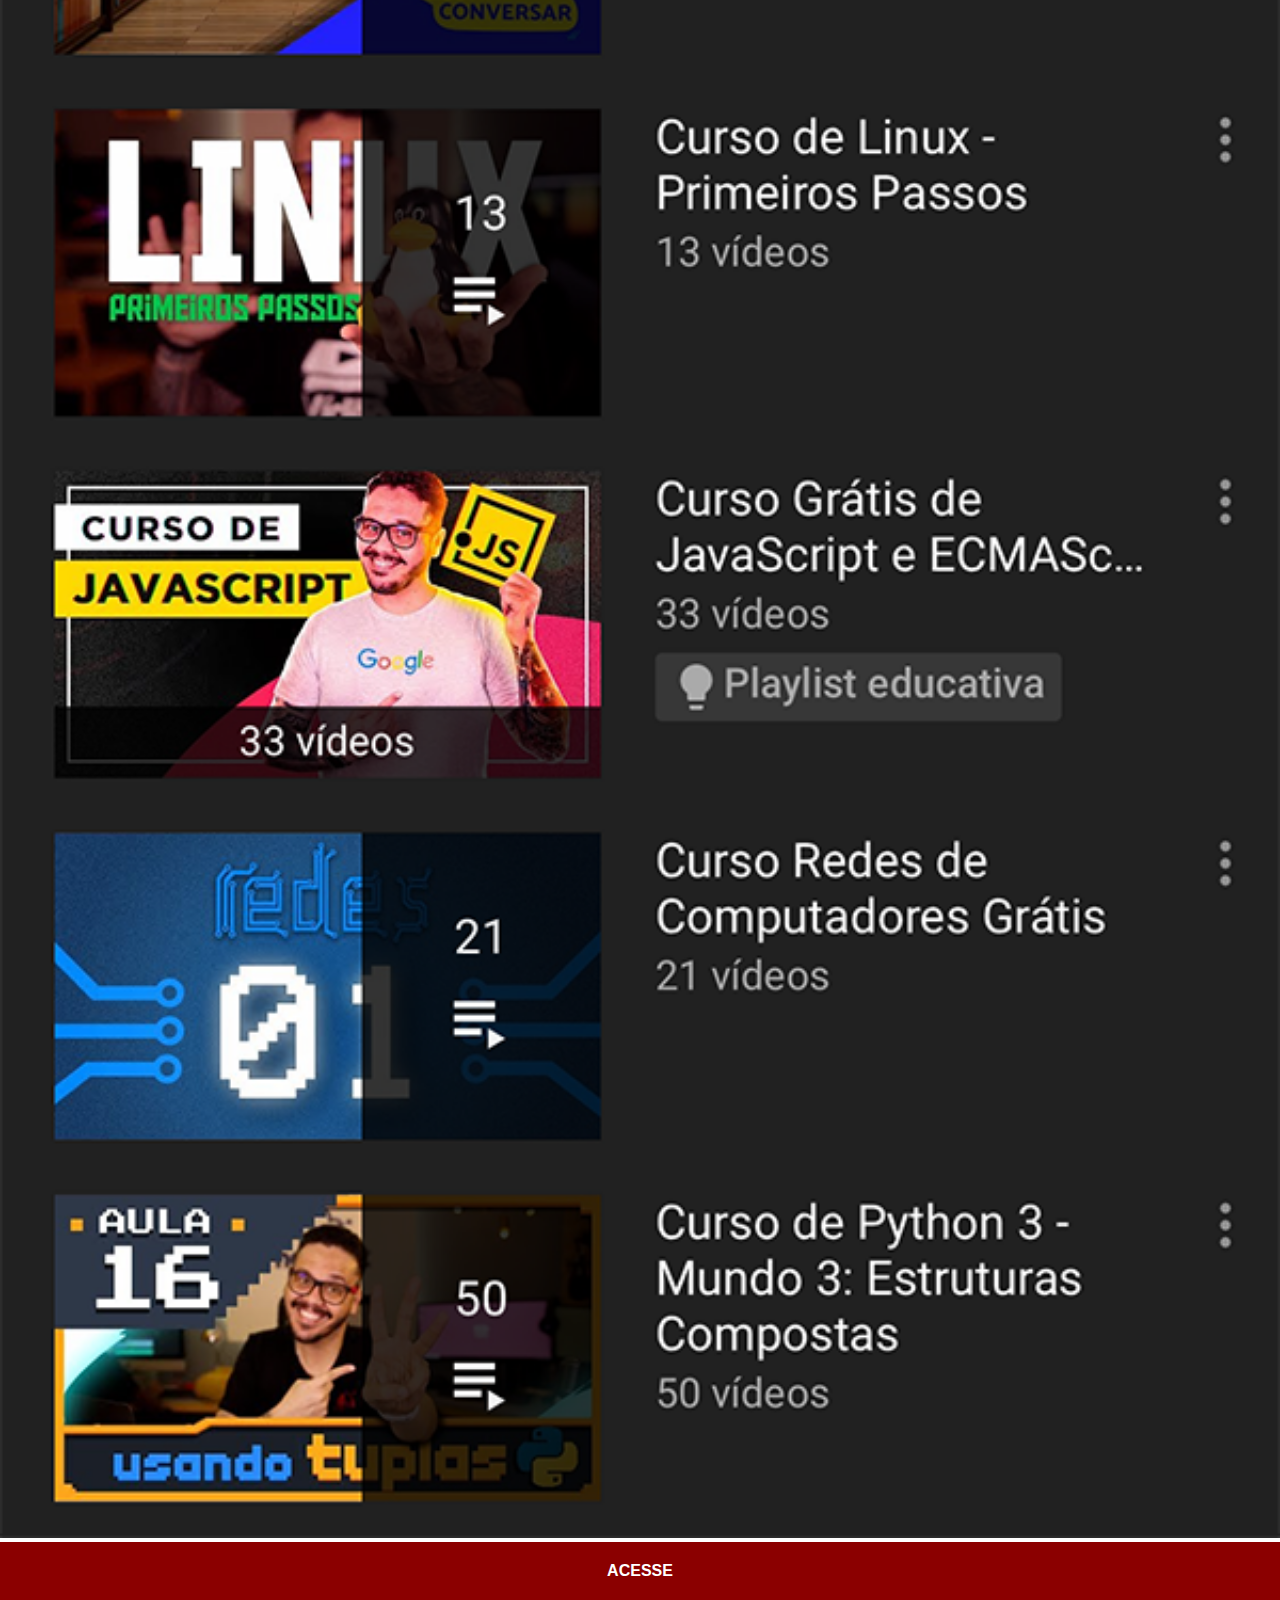
<file: youtube.html>
<!DOCTYPE html>
<html lang="pt-br">
<head>
    <meta charset="UTF-8">
    <meta name="viewport" content="width=device-width, initial-scale=1.0">
    <title>Youtube</title>
    <link rel="stylesheet" href="estilos/social.css">
</head>
<body>
    <img src="imagens/tela-youtube.png" alt="Youtube">
    <a href="https://www.youtube.com/@CursoemVideo/playlists" target="_blank">ACESSE</a>
</body>
</html>
</file>
<file: estilos/style.css>
@charset "UTF-8" ;

* {
    margin: 0px;
    padding: 0px;
    font-family: Arial, Helvetica, sans-serif;
}

html, body {
    height: 100vh;
    width: 100vw;
    background-color: black;
}
body {
    background: url(../imagens/fundo-madeira.jpg) no-repeat top center;
    background-size: cover;
    background-attachment: fixed;
}
main {
    position: relative;
    height: 100vh;
}
section#telefone {
    position: absolute;
    top: 50%;
    left: 50%;
    transform: translate(-50%, -50%);

    height: 627px;
    width: 311px;
    background-color: darkcyan;
    background: url(../imagens/frame-iphone.png) no-repeat;
}
iframe#tela {
    position: relative;
    top: 80px;
    left: 22px;
    width: 267px;
    height: 471px;
}
section#redes-sociais {
    text-align: right;
}
section#redes-sociais img {
    width: 55px;
    margin: 10px;
    border-radius: 50%;
    box-shadow: 2px 2px 5px rgba(0, 0, 0, 0.450);
    box-sizing: border-box;
}
section#redes-sociais img:hover {
    border: 3px solid rgba(255, 255, 255, 0.715);
    transform: translate(-4px, -4px);
    box-shadow: 7px 7px 11px rgba(0, 0, 0, 0.775);
    transition: transform 0.6s, border 0.3s;
}
</file>
<file: estilos/social.css>
@charset "UTF-8" ;

* {
    margin: 0px;
    padding: 0px;
    font-family: Arial, Helvetica, sans-serif;
}
::-webkit-scrollbar {
    width: 0px;
    height: 0px;
}
img {
    width: 100vw;
}
a {
    display: block;
    background-color: darkred;
    color: white;
    padding: 20px;
    text-align: center;
    font-weight: bolder;
    text-decoration: none;
}
a:hover {
    background-color: red;
}
</file>
